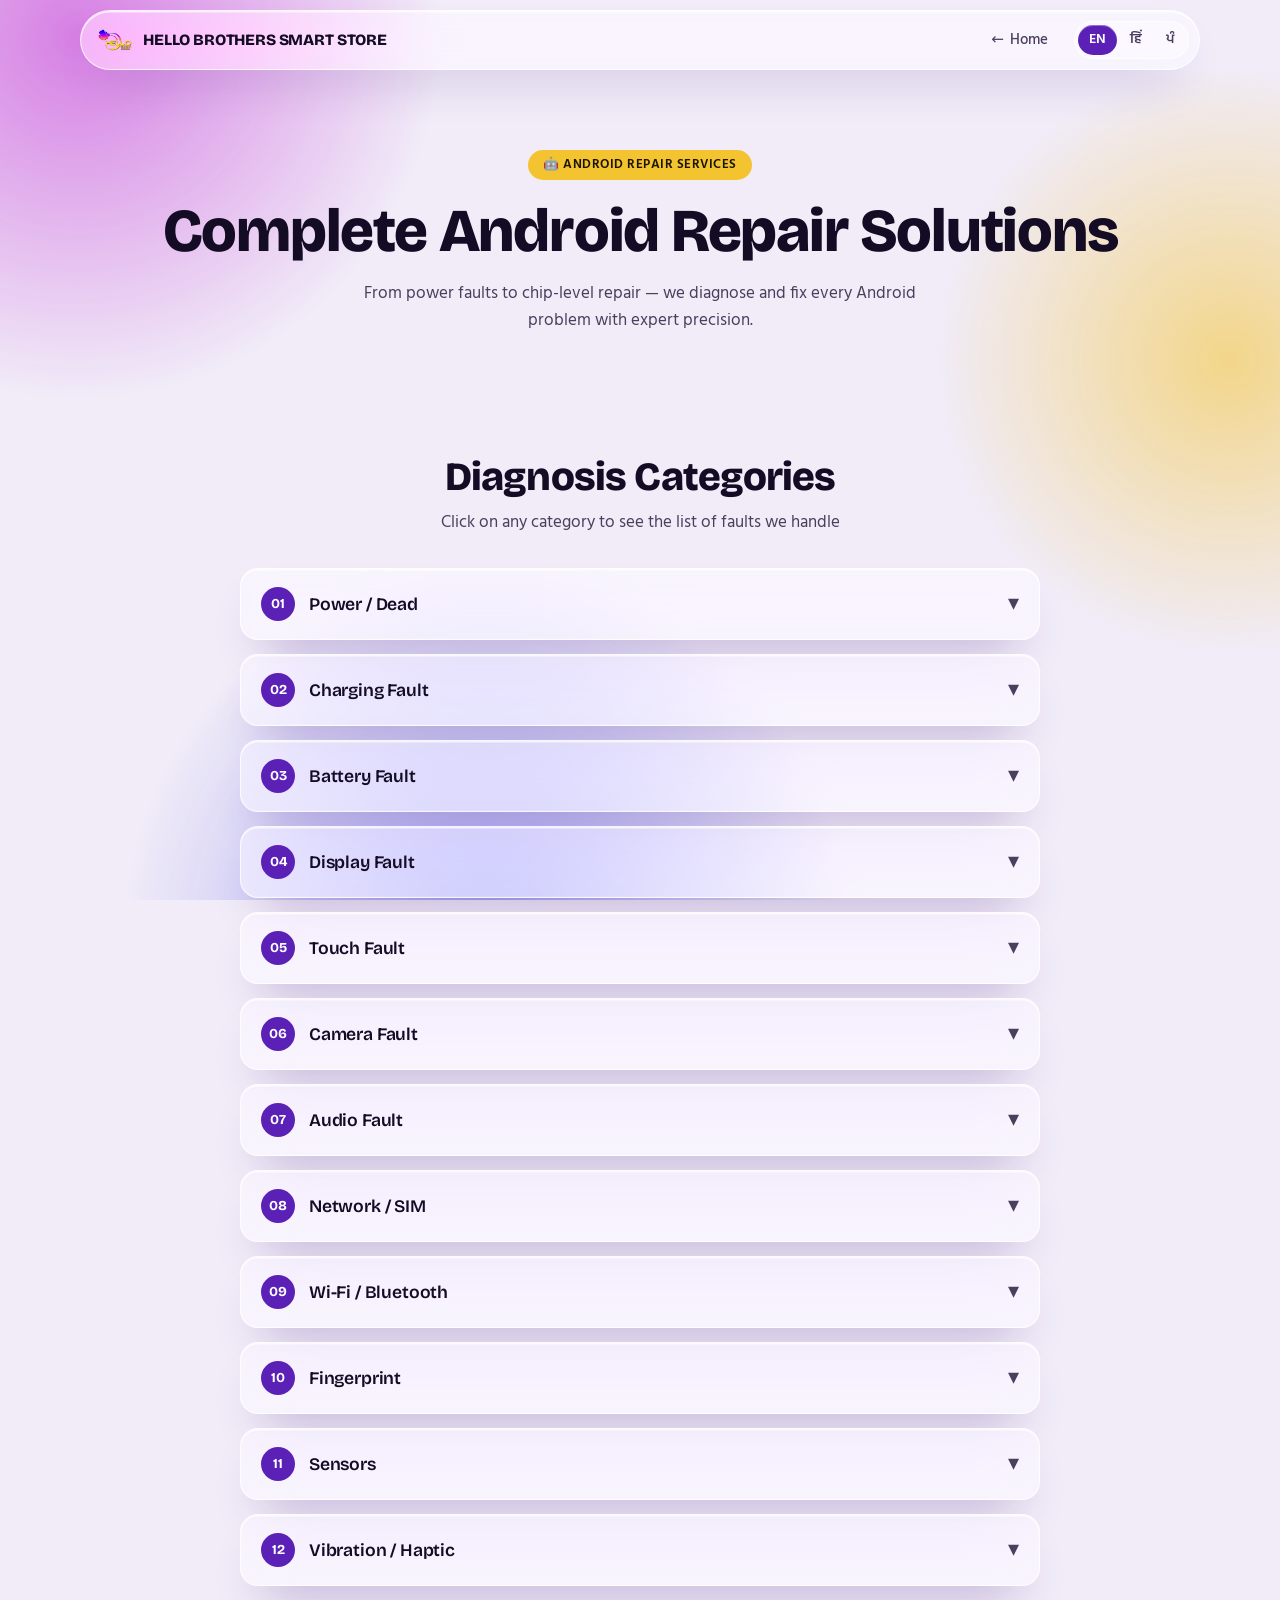
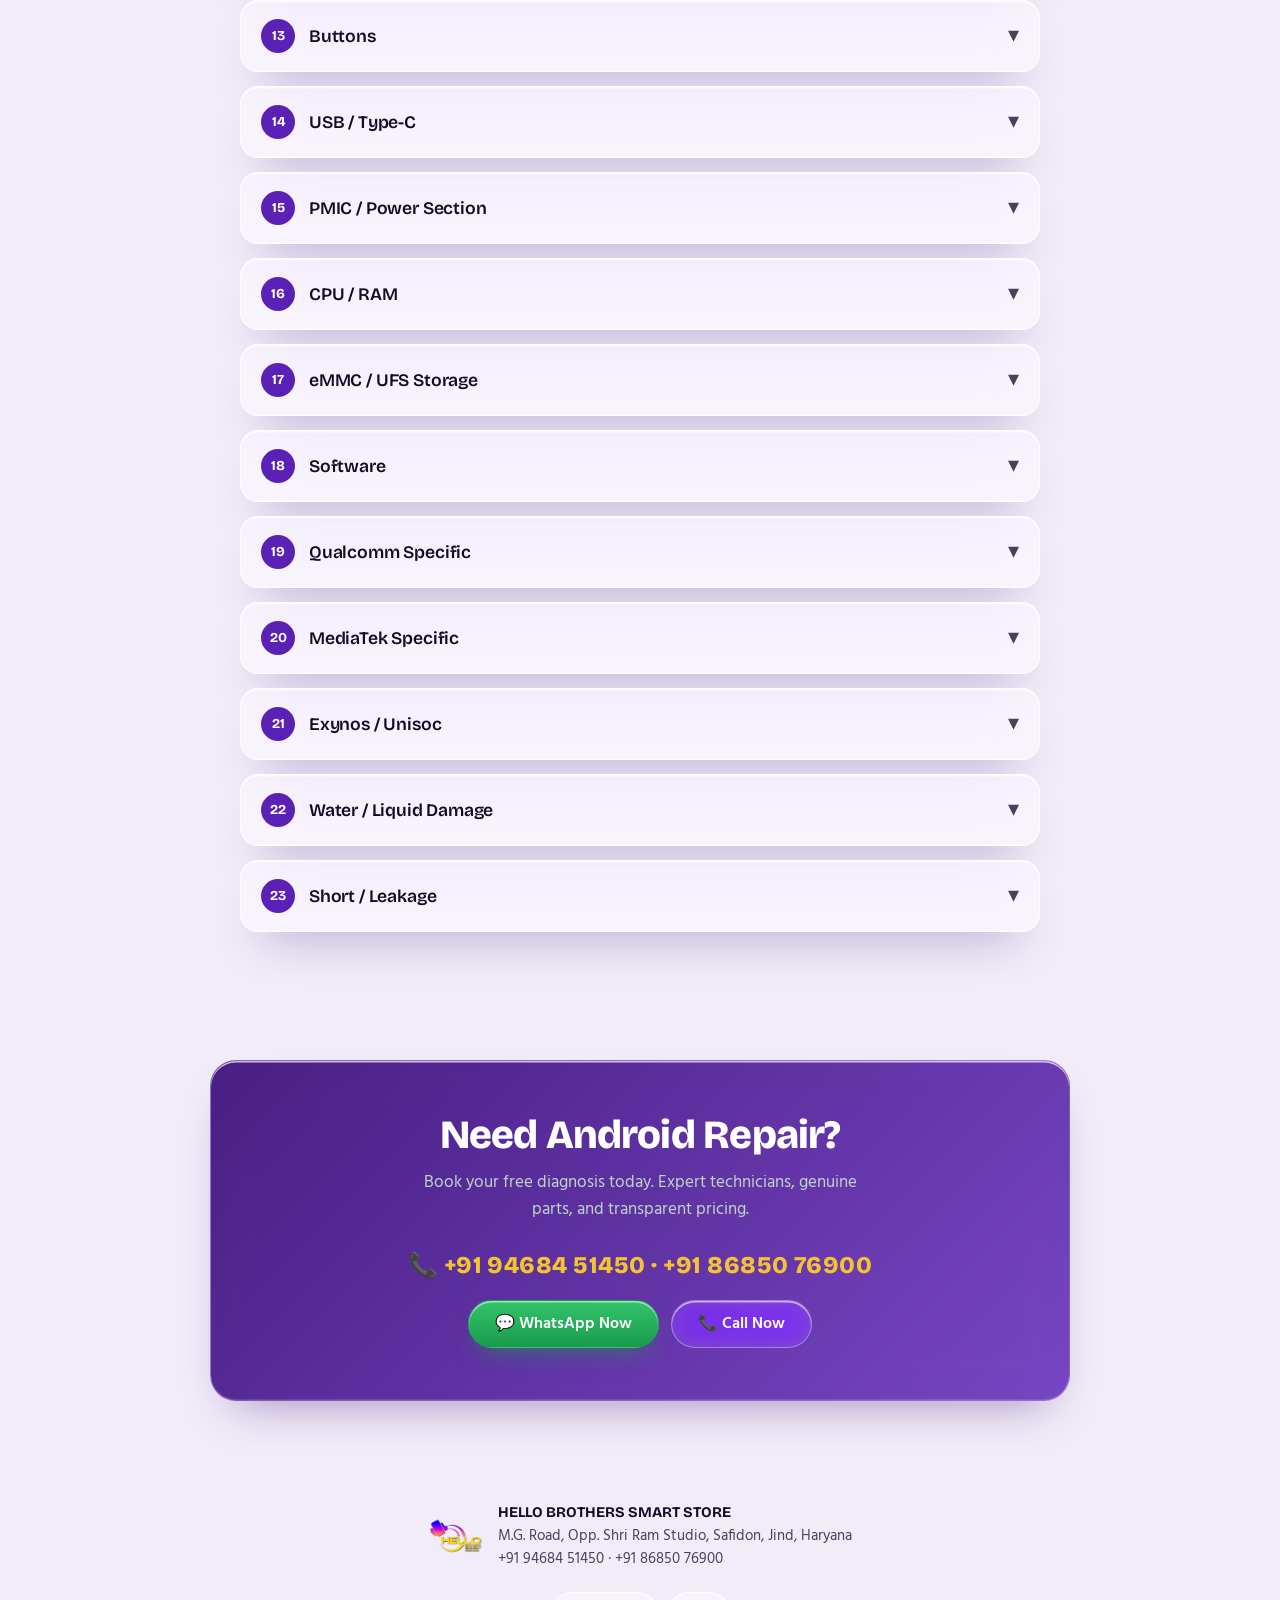
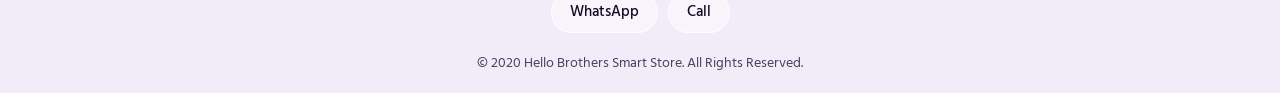
<file: android-repair.html>
<!DOCTYPE html>
<html lang="en">
<head>
<meta charset="UTF-8">
<meta name="viewport" content="width=device-width, initial-scale=1.0">

<!-- Primary SEO Meta Tags -->
<title>Android Phone Repair in Safidon | Hello Brothers Smart Store</title>
<meta name="description" content="Need Android phone repair in Safidon? We handle display, battery, motherboard, hardware and software issues at Hello Brothers Smart Store. Contact us today.">
<link rel="canonical" href="https://shreesawriyasolutions.github.io/hellobrothers-smartstore/android-repair.html">

<!-- Favicon & Icons -->
<link rel="icon" type="image/png" href="logo.png">
<link rel="apple-touch-icon" href="logo.png">

<!-- Open Graph / WhatsApp / Facebook Sharing -->
<meta property="og:type" content="website">
<meta property="og:site_name" content="Hello Brothers Smart Store">
<meta property="og:title" content="Android Phone Repair in Safidon | Hello Brothers Smart Store">
<meta property="og:description" content="Expert Android mobile repair in Safidon - Samsung, OnePlus, Xiaomi, Vivo, Oppo, Realme. Screen, battery, charging and chip-level motherboard fixes.">
<meta property="og:url" content="https://shreesawriyasolutions.github.io/hellobrothers-smartstore/android-repair.html">
<meta property="og:image" content="https://shreesawriyasolutions.github.io/hellobrothers-smartstore/logo.png">

<!-- Twitter Card -->
<meta name="twitter:card" content="summary_large_image">
<meta name="twitter:title" content="Android Phone Repair in Safidon | Hello Brothers Smart Store">
<meta name="twitter:description" content="Expert Android mobile repair in Safidon - Samsung, OnePlus, Xiaomi, Vivo, Oppo, Realme. Screen, battery, charging and chip-level motherboard fixes.">
<meta name="twitter:image" content="https://shreesawriyasolutions.github.io/hellobrothers-smartstore/logo.png">

<!-- LocalBusiness / Service Schema -->
<script type="application/ld+json">
{
  "@context": "https://schema.org",
  "@type": "LocalBusiness",
  "name": "Hello Brothers Smart Store",
  "url": "https://shreesawriyasolutions.github.io/hellobrothers-smartstore/android-repair.html",
  "logo": "https://shreesawriyasolutions.github.io/hellobrothers-smartstore/logo.png",
  "image": "https://shreesawriyasolutions.github.io/hellobrothers-smartstore/logo.png",
  "telephone": ["+919468451450", "+918685076900"],
  "description": "Professional Android smartphone repair in Safidon, Haryana. Specialising in AMOLED displays, battery replacements, charging ports, PMIC, CPU reballing, and chip-level motherboard repair for all Android brands.",
  "address": {
    "@type": "PostalAddress",
    "streetAddress": "M.G. Road, Opp. Shri Ram Studio",
    "addressLocality": "Safidon",
    "addressRegion": "Haryana",
    "addressCountry": "IN"
  },
  "openingHoursSpecification": [{
    "@type": "OpeningHoursSpecification",
    "dayOfWeek": ["Monday","Tuesday","Wednesday","Thursday","Friday","Saturday","Sunday"],
    "opens": "09:00",
    "closes": "20:00"
  }],
  "hasMap": "https://www.google.com/maps/search/?api=1&query=Hello%20Brothers%20Smart%20Store%20MG%20Road%20Safidon"
}
</script>

<link rel="preconnect" href="https://fonts.googleapis.com">
<link rel="preconnect" href="https://fonts.gstatic.com" crossorigin>
<link href="https://fonts.googleapis.com/css2?family=Bricolage+Grotesque:opsz,wght@12..96,600;12..96,800&family=Hind:wght@400;500;600&family=Noto+Sans+Gurmukhi:wght@400;600&display=swap" rel="stylesheet">
<link rel="stylesheet" href="theme.css">
<link rel="stylesheet" href="site.css">
</head>
<body>

<!-- NAVBAR -->
<nav class="navbar">
  <a href="/" class="logo">
    <img src="logo.png" alt="Hello Brothers Smart Store">
    <span>HELLO BROTHERS SMART STORE</span>
  </a>
  <a href="/" class="back-btn">← <span data-en="Home" data-hi="होम" data-pa="ਹੋਮ">Home</span></a>
  <div class="lang-switcher">
    <button onclick="setLang('en')" id="btn-en" class="lang-btn active">EN</button>
    <button onclick="setLang('hi')" id="btn-hi" class="lang-btn">हिं</button>
    <button onclick="setLang('pa')" id="btn-pa" class="lang-btn">ਪੰ</button>
  </div>
</nav>

<!-- HERO -->
<div class="hero">
  <span class="tag" data-en="🤖 ANDROID REPAIR SERVICES" data-hi="🤖 एंड्रॉयड रिपेयर सेवाएं" data-pa="🤖 ਐਂਡਰਾਇਡ ਰਿਪੇਅਰ ਸੇਵਾਵਾਂ">🤖 ANDROID REPAIR SERVICES</span>
  <h1 data-en="Complete Android Repair Solutions" data-hi="संपूर्ण एंड्रॉयड रिपेयर समाधान" data-pa="ਸੰਪੂਰਨ ਐਂਡਰਾਇਡ ਰਿਪੇਅਰ ਹੱਲ">Complete Android Repair Solutions</h1>
  <p data-en="From power faults to chip-level repair — we diagnose and fix every Android problem with expert precision." data-hi="पावर फॉल्ट से लेकर चिप-लेवल रिपेयर तक — हम हर एंड्रॉयड समस्या का निदान और समाधान विशेषज्ञ सटीकता से करते हैं।" data-pa="ਪਾਵਰ ਫਾਲਟ ਤੋਂ ਲੈ ਕੇ ਚਿਪ-ਲੈਵਲ ਰਿਪੇਅਰ ਤੱਕ — ਅਸੀਂ ਹਰ ਐਂਡਰਾਇਡ ਸਮੱਸਿਆ ਦਾ ਨਿਦਾਨ ਅਤੇ ਹੱਲ ਮਾਹਿਰ ਸ਼ੁੱਧਤਾ ਨਾਲ ਕਰਦੇ ਹਾਂ।">From power faults to chip-level repair — we diagnose and fix every Android problem with expert precision.</p>
</div>

<!-- DIAGNOSIS ACCORDION -->
<section>
  <h2 class="section-title" data-en="Diagnosis Categories" data-hi="डायग्नोसिस श्रेणियां" data-pa="ਡਾਇਗਨੋਸਿਸ ਸ਼੍ਰੇਣੀਆਂ">Diagnosis Categories</h2>
  <p class="section-sub" data-en="Click on any category to see the list of faults we handle" data-hi="किसी भी श्रेणी पर क्लिक करें और देखें कि हम कौन-कौन से फॉल्ट ठीक करते हैं" data-pa="ਕਿਸੇ ਵੀ ਸ਼੍ਰੇਣੀ 'ਤੇ ਕਲਿੱਕ ਕਰੋ ਅਤੇ ਦੇਖੋ ਕਿ ਅਸੀਂ ਕਿਹੜੇ ਫਾਲਟ ਠੀਕ ਕਰਦੇ ਹਾਂ">Click on any category to see the list of faults we handle</p>
  <div class="accordion-container">

    <!-- 1. POWER / DEAD -->
    <div class="acc-item">
      <div class="acc-header" onclick="toggleAcc(this)">
        <span class="acc-num">01</span>
        <h3 data-en="Power / Dead" data-hi="पावर / डेड" data-pa="ਪਾਵਰ / ਡੈੱਡ">Power / Dead</h3>
        <span class="acc-arrow">▼</span>
      </div>
      <div class="acc-body">
        <div class="acc-body-inner">
          <ul>
            <li data-en="Completely dead" data-hi="बिल्कुल डेड" data-pa="ਬਿਲਕੁਲ ਡੈੱਡ">Completely dead</li>
            <li data-en="No response on power button" data-hi="पावर बटन पर कोई रिस्पॉन्स नहीं" data-pa="ਪਾਵਰ ਬਟਨ 'ਤੇ ਕੋਈ ਜਵਾਬ ਨਹੀਂ">No response on power button</li>
            <li data-en="0.000A current" data-hi="0.000A करंट" data-pa="0.000A ਕਰੰਟ">0.000A current</li>
            <li data-en="High current" data-hi="हाई करंट" data-pa="ਹਾਈ ਕਰੰਟ">High current</li>
            <li data-en="Powers on then immediately off" data-hi="पावर-ऑन होकर तुरंत बंद" data-pa="ਪਾਵਰ-ਆਨ ਹੋ ਕੇ ਤੁਰੰਤ ਬੰਦ">Powers on then immediately off</li>
            <li data-en="Auto restart" data-hi="ऑटो रीस्टार्ट" data-pa="ਆਟੋ ਰੀਸਟਾਰਟ">Auto restart</li>
            <li data-en="Boot loop" data-hi="बूट लूप" data-pa="ਬੂਟ ਲੂਪ">Boot loop</li>
            <li data-en="Stuck on logo" data-hi="लोगो पर अटकना" data-pa="ਲੋਗੋ 'ਤੇ ਅਟਕਣਾ">Stuck on logo</li>
            <li data-en="Qualcomm 9008 / EDL mode" data-hi="क्वालकॉम 9008 / EDL मोड" data-pa="ਕੁਆਲਕਾਮ 9008 / EDL ਮੋਡ">Qualcomm 9008 / EDL mode</li>
            <li data-en="MTK BROM/Preloader fault" data-hi="MTK BROM/Preloader फॉल्ट" data-pa="MTK BROM/Preloader ਫਾਲਟ">MTK BROM/Preloader fault</li>
          </ul>
          <a href="https://wa.me/919468451450?text=Namaste%20Hello%20Brothers%20Smart%20Store%2C%20mujhe%20Android%20Power%20%2F%20Dead%20repair%20ke%20liye%20booking%20karni%20hai." target="_blank" class="book-btn" data-en="💬 Book Now" data-hi="💬 बुक करें" data-pa="💬 ਬੁੱਕ ਕਰੋ">💬 Book Now</a>
        </div>
      </div>
    </div>

    <!-- 2. CHARGING -->
    <div class="acc-item">
      <div class="acc-header" onclick="toggleAcc(this)">
        <span class="acc-num">02</span>
        <h3 data-en="Charging Fault" data-hi="चार्जिंग फॉल्ट" data-pa="ਚਾਰਜਿੰਗ ਫਾਲਟ">Charging Fault</h3>
        <span class="acc-arrow">▼</span>
      </div>
      <div class="acc-body">
        <div class="acc-body-inner">
          <ul>
            <li data-en="Not charging" data-hi="चार्जिंग नहीं" data-pa="ਚਾਰਜਿੰਗ ਨਹੀਂ">Not charging</li>
            <li data-en="Slow charging" data-hi="स्लो चार्जिंग" data-pa="ਹੌਲੀ ਚਾਰਜਿੰਗ">Slow charging</li>
            <li data-en="Fast charging not working" data-hi="फास्ट चार्जिंग नहीं" data-pa="ਫਾਸਟ ਚਾਰਜਿੰਗ ਨਹੀਂ">Fast charging not working</li>
            <li data-en="Charging % not increasing" data-hi="चार्जिंग प्रतिशत नहीं बढ़ना" data-pa="ਚਾਰਜਿੰਗ ਪ੍ਰਤੀਸ਼ਤ ਨਹੀਂ ਵਧਣਾ">Charging % not increasing</li>
            <li data-en="Shows charging but no current" data-hi="चार्जिंग दिखती है लेकिन करंट नहीं" data-pa="ਚਾਰਜਿੰਗ ਦਿਖਦੀ ਹੈ ਪਰ ਕਰੰਟ ਨਹੀਂ">Shows charging but no current</li>
            <li data-en="PC not detecting" data-hi="PC डिटेक्ट नहीं" data-pa="PC ਡਿਟੈਕਟ ਨਹੀਂ">PC not detecting</li>
            <li data-en="USB data not working" data-hi="USB डेटा काम नहीं" data-pa="USB ਡੇਟਾ ਕੰਮ ਨਹੀਂ">USB data not working</li>
            <li data-en="Charging IC / Type-C section fault" data-hi="चार्जिंग IC / Type-C सेक्शन फॉल्ट" data-pa="ਚਾਰਜਿੰਗ IC / Type-C ਸੈਕਸ਼ਨ ਫਾਲਟ">Charging IC / Type-C section fault</li>
          </ul>
          <a href="https://wa.me/919468451450?text=Namaste%20Hello%20Brothers%20Smart%20Store%2C%20mujhe%20Android%20Charging%20repair%20ke%20liye%20booking%20karni%20hai." target="_blank" class="book-btn">💬 Book Now</a>
        </div>
      </div>
    </div>

    <!-- 3. BATTERY -->
    <div class="acc-item">
      <div class="acc-header" onclick="toggleAcc(this)">
        <span class="acc-num">03</span>
        <h3 data-en="Battery Fault" data-hi="बैटरी फॉल्ट" data-pa="ਬੈਟਰੀ ਫਾਲਟ">Battery Fault</h3>
        <span class="acc-arrow">▼</span>
      </div>
      <div class="acc-body">
        <div class="acc-body-inner">
          <ul>
            <li data-en="Battery drains quickly" data-hi="बैटरी जल्दी खत्म" data-pa="ਬੈਟਰੀ ਜਲਦੀ ਖਤਮ">Battery drains quickly</li>
            <li data-en="Battery percentage jump" data-hi="बैटरी प्रतिशत जंप" data-pa="ਬੈਟਰੀ ਪ੍ਰਤੀਸ਼ਤ ਜੰਪ">Battery percentage jump</li>
            <li data-en="Stuck at 0%/1%" data-hi="0%/1% पर अटकना" data-pa="0%/1% 'ਤੇ ਅਟਕਣਾ">Stuck at 0%/1%</li>
            <li data-en="Battery not charging" data-hi="बैटरी चार्ज नहीं" data-pa="ਬੈਟਰੀ ਚਾਰਜ ਨਹੀਂ">Battery not charging</li>
            <li data-en="Battery heating" data-hi="बैटरी गर्म होना" data-pa="ਬੈਟਰੀ ਗਰਮ ਹੋਣਾ">Battery heating</li>
            <li data-en="Battery not detected" data-hi="बैटरी डिटेक्ट नहीं" data-pa="ਬੈਟਰੀ ਡਿਟੈਕਟ ਨਹੀਂ">Battery not detected</li>
          </ul>
          <a href="https://wa.me/919468451450?text=Namaste%20Hello%20Brothers%20Smart%20Store%2C%20mujhe%20Android%20Battery%20repair%20ke%20liye%20booking%20karni%20hai." target="_blank" class="book-btn">💬 Book Now</a>
        </div>
      </div>
    </div>

    <!-- 4. DISPLAY -->
    <div class="acc-item">
      <div class="acc-header" onclick="toggleAcc(this)">
        <span class="acc-num">04</span>
        <h3 data-en="Display Fault" data-hi="डिस्प्ले फॉल्ट" data-pa="ਡਿਸਪਲੇ ਫਾਲਟ">Display Fault</h3>
        <span class="acc-arrow">▼</span>
      </div>
      <div class="acc-body">
        <div class="acc-body-inner">
          <ul>
            <li data-en="Display black" data-hi="डिस्प्ले ब्लैक" data-pa="ਡਿਸਪਲੇ ਬਲੈਕ">Display black</li>
            <li data-en="White screen" data-hi="व्हाइट स्क्रीन" data-pa="ਵਾਈਟ ਸਕਰੀਨ">White screen</li>
            <li data-en="Green/Pink lines" data-hi="ग्रीन/पिंक लाइन्स" data-pa="ਗ੍ਰੀਨ/ਪਿੰਕ ਲਾਈਨਾਂ">Green/Pink lines</li>
            <li data-en="Flickering" data-hi="फ्लिकरिंग" data-pa="ਫਲਿਕਰਿੰਗ">Flickering</li>
            <li data-en="No backlight" data-hi="बैकलाइट नहीं" data-pa="ਬੈਕਲਾਈਟ ਨਹੀਂ">No backlight</li>
            <li data-en="Dim display" data-hi="डिम डिस्प्ले" data-pa="ਡਿਮ ਡਿਸਪਲੇ">Dim display</li>
            <li data-en="Spots on display" data-hi="डिस्प्ले में स्पॉट्स" data-pa="ਡਿਸਪਲੇ ਵਿੱਚ ਸਪਾਟਸ">Spots on display</li>
            <li data-en="Display connector/line fault" data-hi="डिस्प्ले कनेक्टर/लाइन फॉल्ट" data-pa="ਡਿਸਪਲੇ ਕਨੈਕਟਰ/ਲਾਈਨ ਫਾਲਟ">Display connector/line fault</li>
          </ul>
          <a href="https://wa.me/919468451450?text=Namaste%20Hello%20Brothers%20Smart%20Store%2C%20mujhe%20Android%20Display%20repair%20ke%20liye%20booking%20karni%20hai." target="_blank" class="book-btn">💬 Book Now</a>
        </div>
      </div>
    </div>

    <!-- 5. TOUCH -->
    <div class="acc-item">
      <div class="acc-header" onclick="toggleAcc(this)">
        <span class="acc-num">05</span>
        <h3 data-en="Touch Fault" data-hi="टच फॉल्ट" data-pa="ਟੱਚ ਫਾਲਟ">Touch Fault</h3>
        <span class="acc-arrow">▼</span>
      </div>
      <div class="acc-body">
        <div class="acc-body-inner">
          <ul>
            <li data-en="Touch completely dead" data-hi="टच पूरी तरह डेड" data-pa="ਟੱਚ ਪੂਰੀ ਤਰ੍ਹਾਂ ਡੈੱਡ">Touch completely dead</li>
            <li data-en="Partial touch" data-hi="आंशिक टच" data-pa="ਅੰਸ਼ਿਕ ਟੱਚ">Partial touch</li>
            <li data-en="Ghost touch" data-hi="घोस्ट टच" data-pa="ਘੋਸਟ ਟੱਚ">Ghost touch</li>
            <li data-en="Touch automatically working" data-hi="टच स्वतः चलना" data-pa="ਟੱਚ ਆਪਣੇ ਆਪ ਚੱਲਣਾ">Touch automatically working</li>
            <li data-en="Touch intermittent" data-hi="टच रुक-रुक कर" data-pa="ਟੱਚ ਰੁਕ-ਰੁਕ ਕੇ">Touch intermittent</li>
            <li data-en="Touch IC/line fault" data-hi="टच IC/लाइन फॉल्ट" data-pa="ਟੱਚ IC/ਲਾਈਨ ਫਾਲਟ">Touch IC/line fault</li>
          </ul>
          <a href="https://wa.me/919468451450?text=Namaste%20Hello%20Brothers%20Smart%20Store%2C%20mujhe%20Android%20Touch%20repair%20ke%20liye%20booking%20karni%20hai." target="_blank" class="book-btn">💬 Book Now</a>
        </div>
      </div>
    </div>

    <!-- 6. CAMERA -->
    <div class="acc-item">
      <div class="acc-header" onclick="toggleAcc(this)">
        <span class="acc-num">06</span>
        <h3 data-en="Camera Fault" data-hi="कैमरा फॉल्ट" data-pa="ਕੈਮਰਾ ਫਾਲਟ">Camera Fault</h3>
        <span class="acc-arrow">▼</span>
      </div>
      <div class="acc-body">
        <div class="acc-body-inner">
          <ul>
            <li data-en="Front camera black" data-hi="फ्रंट कैमरा ब्लैक" data-pa="ਫਰੰਟ ਕੈਮਰਾ ਬਲੈਕ">Front camera black</li>
            <li data-en="Rear camera black" data-hi="रियर कैमरा ब्लैक" data-pa="ਰੀਅਰ ਕੈਮਰਾ ਬਲੈਕ">Rear camera black</li>
            <li data-en="Camera crash" data-hi="कैमरा क्रैश" data-pa="ਕੈਮਰਾ ਕ੍ਰੈਸ਼">Camera crash</li>
            <li data-en="Focus not working" data-hi="फोकस नहीं" data-pa="ਫੋਕਸ ਨਹੀਂ">Focus not working</li>
            <li data-en="OIS problem" data-hi="OIS समस्या" data-pa="OIS ਸਮੱਸਿਆ">OIS problem</li>
            <li data-en="Camera shaking" data-hi="कैमरा शेक" data-pa="ਕੈਮਰਾ ਸ਼ੇਕ">Camera shaking</li>
            <li data-en="Flash not working" data-hi="फ्लैश नहीं" data-pa="ਫਲੈਸ਼ ਨਹੀਂ">Flash not working</li>
            <li data-en="Restart on opening camera" data-hi="कैमरा खोलते ही रीस्टार्ट" data-pa="ਕੈਮਰਾ ਖੋਲ੍ਹਦੇ ਹੀ ਰੀਸਟਾਰਟ">Restart on opening camera</li>
          </ul>
          <a href="https://wa.me/919468451450?text=Namaste%20Hello%20Brothers%20Smart%20Store%2C%20mujhe%20Android%20Camera%20repair%20ke%20liye%20booking%20karni%20hai." target="_blank" class="book-btn">💬 Book Now</a>
        </div>
      </div>
    </div>

    <!-- 7. AUDIO -->
    <div class="acc-item">
      <div class="acc-header" onclick="toggleAcc(this)">
        <span class="acc-num">07</span>
        <h3 data-en="Audio Fault" data-hi="ऑडियो फॉल्ट" data-pa="ਆਡੀਓ ਫਾਲਟ">Audio Fault</h3>
        <span class="acc-arrow">▼</span>
      </div>
      <div class="acc-body">
        <div class="acc-body-inner">
          <ul>
            <li data-en="Speaker dead" data-hi="स्पीकर डेड" data-pa="ਸਪੀਕਰ ਡੈੱਡ">Speaker dead</li>
            <li data-en="Earpiece dead" data-hi="ईयरपीस डेड" data-pa="ਈਅਰਪੀਸ ਡੈੱਡ">Earpiece dead</li>
            <li data-en="Mic dead" data-hi="माइक डेड" data-pa="ਮਾਈਕ ਡੈੱਡ">Mic dead</li>
            <li data-en="No voice during call" data-hi="कॉल में आवाज नहीं" data-pa="ਕਾਲ ਵਿੱਚ ਆਵਾਜ਼ ਨਹੀਂ">No voice during call</li>
            <li data-en="No voice in recording" data-hi="रिकॉर्डिंग में आवाज नहीं" data-pa="ਰਿਕਾਰਡਿੰਗ ਵਿੱਚ ਆਵਾਜ਼ ਨਹੀਂ">No voice in recording</li>
            <li data-en="Headphone/USB audio problem" data-hi="हेडफोन/USB ऑडियो समस्या" data-pa="ਹੈੱਡਫੋਨ/USB ਆਡੀਓ ਸਮੱਸਿਆ">Headphone/USB audio problem</li>
            <li data-en="Audio IC/codec fault" data-hi="ऑडियो IC/codec फॉल्ट" data-pa="ਆਡੀਓ IC/codec ਫਾਲਟ">Audio IC/codec fault</li>
          </ul>
          <a href="https://wa.me/919468451450?text=Namaste%20Hello%20Brothers%20Smart%20Store%2C%20mujhe%20Android%20Audio%20repair%20ke%20liye%20booking%20karni%20hai." target="_blank" class="book-btn">💬 Book Now</a>
        </div>
      </div>
    </div>

    <!-- 8. NETWORK / SIM -->
    <div class="acc-item">
      <div class="acc-header" onclick="toggleAcc(this)">
        <span class="acc-num">08</span>
        <h3 data-en="Network / SIM" data-hi="नेटवर्क / SIM" data-pa="ਨੈੱਟਵਰਕ / SIM">Network / SIM</h3>
        <span class="acc-arrow">▼</span>
      </div>
      <div class="acc-body">
        <div class="acc-body-inner">
          <ul>
            <li data-en="No Service" data-hi="नो सर्विस" data-pa="ਨੋ ਸਰਵਿਸ">No Service</li>
            <li data-en="Emergency calls only" data-hi="केवल इमरजेंसी कॉल" data-pa="ਸਿਰਫ ਐਮਰਜੈਂਸੀ ਕਾਲਾਂ">Emergency calls only</li>
            <li data-en="SIM not detected" data-hi="SIM डिटेक्ट नहीं" data-pa="SIM ਡਿਟੈਕਟ ਨਹੀਂ">SIM not detected</li>
            <li data-en="IMEI null" data-hi="IMEI null" data-pa="IMEI null">IMEI null</li>
            <li data-en="IMEI 0" data-hi="IMEI 0" data-pa="IMEI 0">IMEI 0</li>
            <li data-en="Baseband unknown" data-hi="बेसबैंड unknown" data-pa="ਬੇਸਬੈਂਡ unknown">Baseband unknown</li>
            <li data-en="Network drop" data-hi="नेटवर्क ड्रॉप" data-pa="ਨੈੱਟਵਰਕ ਡਰਾਪ">Network drop</li>
            <li data-en="No 4G/5G" data-hi="4G/5G नहीं" data-pa="4G/5G ਨਹੀਂ">No 4G/5G</li>
            <li data-en="Weak signal" data-hi="कमजोर सिग्नल" data-pa="ਕਮਜ਼ੋਰ ਸਿਗਨਲ">Weak signal</li>
          </ul>
          <a href="https://wa.me/919468451450?text=Namaste%20Hello%20Brothers%20Smart%20Store%2C%20mujhe%20Android%20Network%20repair%20ke%20liye%20booking%20karni%20hai." target="_blank" class="book-btn">💬 Book Now</a>
        </div>
      </div>
    </div>

    <!-- 9. WIFI / BLUETOOTH -->
    <div class="acc-item">
      <div class="acc-header" onclick="toggleAcc(this)">
        <span class="acc-num">09</span>
        <h3 data-en="Wi-Fi / Bluetooth" data-hi="वाई-फाई / ब्लूटूथ" data-pa="ਵਾਈ-ਫਾਈ / ਬਲੂਟੁੱਥ">Wi-Fi / Bluetooth</h3>
        <span class="acc-arrow">▼</span>
      </div>
      <div class="acc-body">
        <div class="acc-body-inner">
          <ul>
            <li data-en="Wi-Fi not turning ON" data-hi="वाई-फाई ऑन नहीं" data-pa="ਵਾਈ-ਫਾਈ ਚਾਲੂ ਨਹੀਂ">Wi-Fi not turning ON</li>
            <li data-en="Wi-Fi greyed" data-hi="वाई-फाई ग्रे" data-pa="ਵਾਈ-ਫਾਈ ਗ੍ਰੇ">Wi-Fi greyed</li>
            <li data-en="Wi-Fi disconnect" data-hi="वाई-फाई डिसकनेक्ट" data-pa="ਵਾਈ-ਫਾਈ ਡਿਸਕਨੈਕਟ">Wi-Fi disconnect</li>
            <li data-en="Bluetooth not turning ON" data-hi="ब्लूटूथ ऑन नहीं" data-pa="ਬਲੂਟੁੱਥ ਚਾਲੂ ਨਹੀਂ">Bluetooth not turning ON</li>
            <li data-en="Bluetooth range low" data-hi="ब्लूटूथ रेंज कम" data-pa="ਬਲੂਟੁੱਥ ਰੇਂਜ ਘੱਟ">Bluetooth range low</li>
            <li data-en="Wi-Fi/Bluetooth IC/line fault" data-hi="वाई-फाई/ब्लूटूथ IC/लाइन फॉल्ट" data-pa="ਵਾਈ-ਫਾਈ/ਬਲੂਟੁੱਥ IC/ਲਾਈਨ ਫਾਲਟ">Wi-Fi/Bluetooth IC/line fault</li>
          </ul>
          <a href="https://wa.me/919468451450?text=Namaste%20Hello%20Brothers%20Smart%20Store%2C%20mujhe%20Android%20Wi-Fi%20repair%20ke%20liye%20booking%20karni%20hai." target="_blank" class="book-btn">💬 Book Now</a>
        </div>
      </div>
    </div>

    <!-- 10. FINGERPRINT -->
    <div class="acc-item">
      <div class="acc-header" onclick="toggleAcc(this)">
        <span class="acc-num">10</span>
        <h3 data-en="Fingerprint" data-hi="फिंगरप्रिंट" data-pa="ਫਿੰਗਰਪ੍ਰਿੰਟ">Fingerprint</h3>
        <span class="acc-arrow">▼</span>
      </div>
      <div class="acc-body">
        <div class="acc-body-inner">
          <ul>
            <li data-en="Fingerprint option missing" data-hi="फिंगरप्रिंट विकल्प गायब" data-pa="ਫਿੰਗਰਪ੍ਰਿੰਟ ਵਿਕਲਪ ਗਾਇਬ">Fingerprint option missing</li>
            <li data-en="Fingerprint enroll not working" data-hi="फिंगरप्रिंट enroll नहीं" data-pa="ਫਿੰਗਰਪ੍ਰਿੰਟ enroll ਨਹੀਂ">Fingerprint enroll not working</li>
            <li data-en="Fingerprint not working" data-hi="फिंगरप्रिंट काम नहीं" data-pa="ਫਿੰਗਰਪ੍ਰਿੰਟ ਕੰਮ ਨਹੀਂ">Fingerprint not working</li>
            <li data-en="Under-display fingerprint fault" data-hi="अंडर-डिस्प्ले फिंगरप्रिंट फॉल्ट" data-pa="ਅੰਡਰ-ਡਿਸਪਲੇ ਫਿੰਗਰਪ੍ਰਿੰਟ ਫਾਲਟ">Under-display fingerprint fault</li>
            <li data-en="Fingerprint flex/connector fault" data-hi="फिंगरप्रिंट फ्लेक्स/कनेक्टर फॉल्ट" data-pa="ਫਿੰਗਰਪ੍ਰਿੰਟ ਫਲੈਕਸ/ਕਨੈਕਟਰ ਫਾਲਟ">Fingerprint flex/connector fault</li>
          </ul>
          <a href="https://wa.me/919468451450?text=Namaste%20Hello%20Brothers%20Smart%20Store%2C%20mujhe%20Android%20Fingerprint%20repair%20ke%20liye%20booking%20karni%20hai." target="_blank" class="book-btn">💬 Book Now</a>
        </div>
      </div>
    </div>

    <!-- 11. SENSORS -->
    <div class="acc-item">
      <div class="acc-header" onclick="toggleAcc(this)">
        <span class="acc-num">11</span>
        <h3 data-en="Sensors" data-hi="सेंसर" data-pa="ਸੈਂਸਰ">Sensors</h3>
        <span class="acc-arrow">▼</span>
      </div>
      <div class="acc-body">
        <div class="acc-body-inner">
          <ul>
            <li data-en="Proximity" data-hi="प्रॉक्सिमिटी" data-pa="ਪ੍ਰਾਕਸੀਮਿਟੀ">Proximity</li>
            <li data-en="Light sensor" data-hi="लाइट सेंसर" data-pa="ਲਾਈਟ ਸੈਂਸਰ">Light sensor</li>
            <li data-en="Gyroscope" data-hi="जायरोस्कोप" data-pa="ਜਾਇਰੋਸਕੋਪ">Gyroscope</li>
            <li data-en="Accelerometer" data-hi="एक्सेलेरोमीटर" data-pa="ਐਕਸਲੇਰੋਮੀਟਰ">Accelerometer</li>
            <li data-en="Compass" data-hi="कम्पास" data-pa="ਕੰਪਾਸ">Compass</li>
            <li data-en="Magnetometer" data-hi="मैग्नेटोमीटर" data-pa="ਮੈਗਨੈਟੋਮੀਟਰ">Magnetometer</li>
            <li data-en="Barometer" data-hi="बैरोमीटर" data-pa="ਬੈਰੋਮੀਟਰ">Barometer</li>
            <li data-en="Hall sensor" data-hi="हॉल सेंसर" data-pa="ਹਾਲ ਸੈਂਸਰ">Hall sensor</li>
          </ul>
          <a href="https://wa.me/919468451450?text=Namaste%20Hello%20Brothers%20Smart%20Store%2C%20mujhe%20Android%20Sensor%20repair%20ke%20liye%20booking%20karni%20hai." target="_blank" class="book-btn">💬 Book Now</a>
        </div>
      </div>
    </div>

    <!-- 12. VIBRATION -->
    <div class="acc-item">
      <div class="acc-header" onclick="toggleAcc(this)">
        <span class="acc-num">12</span>
        <h3 data-en="Vibration / Haptic" data-hi="वाइब्रेशन / हैप्टिक" data-pa="ਵਾਈਬ੍ਰੇਸ਼ਨ / ਹੈਪਟਿਕ">Vibration / Haptic</h3>
        <span class="acc-arrow">▼</span>
      </div>
      <div class="acc-body">
        <div class="acc-body-inner">
          <ul>
            <li data-en="No vibration" data-hi="वाइब्रेशन नहीं" data-pa="ਵਾਈਬ੍ਰੇਸ਼ਨ ਨਹੀਂ">No vibration</li>
            <li data-en="Continuous vibration" data-hi="लगातार वाइब्रेशन" data-pa="ਲਗਾਤਾਰ ਵਾਈਬ੍ਰੇਸ਼ਨ">Continuous vibration</li>
            <li data-en="Vibration weak" data-hi="वाइब्रेशन कमजोर" data-pa="ਵਾਈਬ੍ਰੇਸ਼ਨ ਕਮਜ਼ੋਰ">Vibration weak</li>
            <li data-en="Motor/flex/driver fault" data-hi="मोटर/फ्लेक्स/ड्राइवर फॉल्ट" data-pa="ਮੋਟਰ/ਫਲੈਕਸ/ਡਰਾਈਵਰ ਫਾਲਟ">Motor/flex/driver fault</li>
          </ul>
          <a href="https://wa.me/919468451450?text=Namaste%20Hello%20Brothers%20Smart%20Store%2C%20mujhe%20Android%20Vibration%20repair%20ke%20liye%20booking%20karni%20hai." target="_blank" class="book-btn">💬 Book Now</a>
        </div>
      </div>
    </div>

    <!-- 13. BUTTONS -->
    <div class="acc-item">
      <div class="acc-header" onclick="toggleAcc(this)">
        <span class="acc-num">13</span>
        <h3 data-en="Buttons" data-hi="बटन" data-pa="ਬਟਨ">Buttons</h3>
        <span class="acc-arrow">▼</span>
      </div>
      <div class="acc-body">
        <div class="acc-body-inner">
          <ul>
            <li data-en="Power button" data-hi="पावर बटन" data-pa="ਪਾਵਰ ਬਟਨ">Power button</li>
            <li data-en="Volume +/−" data-hi="वॉल्यूम +/−" data-pa="ਵਾਲੀਅਮ +/−">Volume +/−</li>
            <li data-en="Home button" data-hi="होम बटन" data-pa="ਹੋਮ ਬਟਨ">Home button</li>
            <li data-en="Fingerprint button" data-hi="फिंगरप्रिंट बटन" data-pa="ਫਿੰਗਰਪ੍ਰਿੰਟ ਬਟਨ">Fingerprint button</li>
            <li data-en="Flex/connector/line fault" data-hi="फ्लेक्स/कनेक्टर/लाइन फॉल्ट" data-pa="ਫਲੈਕਸ/ਕਨੈਕਟਰ/ਲਾਈਨ ਫਾਲਟ">Flex/connector/line fault</li>
          </ul>
          <a href="https://wa.me/919468451450?text=Namaste%20Hello%20Brothers%20Smart%20Store%2C%20mujhe%20Android%20Button%20repair%20ke%20liye%20booking%20karni%20hai." target="_blank" class="book-btn">💬 Book Now</a>
        </div>
      </div>
    </div>

    <!-- 14. USB / TYPE-C -->
    <div class="acc-item">
      <div class="acc-header" onclick="toggleAcc(this)">
        <span class="acc-num">14</span>
        <h3 data-en="USB / Type-C" data-hi="USB / Type-C" data-pa="USB / Type-C">USB / Type-C</h3>
        <span class="acc-arrow">▼</span>
      </div>
      <div class="acc-body">
        <div class="acc-body-inner">
          <ul>
            <li data-en="Charging" data-hi="चार्जिंग" data-pa="ਚਾਰਜਿੰਗ">Charging</li>
            <li data-en="Data transfer" data-hi="डेटा ट्रांसफर" data-pa="ਡੇਟਾ ਟ੍ਰਾਂਸਫਰ">Data transfer</li>
            <li data-en="OTG" data-hi="OTG" data-pa="OTG">OTG</li>
            <li data-en="Fast charging" data-hi="फास्ट चार्जिंग" data-pa="ਫਾਸਟ ਚਾਰਜਿੰਗ">Fast charging</li>
            <li data-en="USB detection" data-hi="USB डिटेक्शन" data-pa="USB ਡਿਟੈਕਸ਼ਨ">USB detection</li>
            <li data-en="Type-C CC line" data-hi="Type-C CC लाइन" data-pa="Type-C CC ਲਾਈਨ">Type-C CC line</li>
            <li data-en="D+/D−" data-hi="D+/D−" data-pa="D+/D−">D+/D−</li>
            <li data-en="VBUS" data-hi="VBUS" data-pa="VBUS">VBUS</li>
            <li data-en="USB protection/IC" data-hi="USB प्रोटेक्शन/IC" data-pa="USB ਸੁਰੱਖਿਆ/IC">USB protection/IC</li>
          </ul>
          <a href="https://wa.me/919468451450?text=Namaste%20Hello%20Brothers%20Smart%20Store%2C%20mujhe%20Android%20USB%20repair%20ke%20liye%20booking%20karni%20hai." target="_blank" class="book-btn">💬 Book Now</a>
        </div>
      </div>
    </div>

    <!-- 15. PMIC / POWER SECTION -->
    <div class="acc-item">
      <div class="acc-header" onclick="toggleAcc(this)">
        <span class="acc-num">15</span>
        <h3 data-en="PMIC / Power Section" data-hi="PMIC / पावर सेक्शन" data-pa="PMIC / ਪਾਵਰ ਸੈਕਸ਼ਨ">PMIC / Power Section</h3>
        <span class="acc-arrow">▼</span>
      </div>
      <div class="acc-body">
        <div class="acc-body-inner">
          <ul>
            <li data-en="Dead phone" data-hi="डेड फोन" data-pa="ਡੈੱਡ ਫੋਨ">Dead phone</li>
            <li data-en="No boot" data-hi="नो बूट" data-pa="ਨੋ ਬੂਟ">No boot</li>
            <li data-en="Auto restart" data-hi="ऑटो रीस्टार्ट" data-pa="ਆਟੋ ਰੀਸਟਾਰਟ">Auto restart</li>
            <li data-en="High current" data-hi="हाई करंट" data-pa="ਹਾਈ ਕਰੰਟ">High current</li>
            <li data-en="Multiple voltage rails missing" data-hi="कई वोल्टेज रेल गायब" data-pa="ਕਈ ਵੋਲਟੇਜ ਰੇਲ ਗਾਇਬ">Multiple voltage rails missing</li>
            <li data-en="PMIC heating" data-hi="PMIC गर्म" data-pa="PMIC ਗਰਮ">PMIC heating</li>
            <li data-en="Shorted power rail" data-hi="शॉर्टेड पावर रेल" data-pa="ਸ਼ਾਰਟਡ ਪਾਵਰ ਰੇਲ">Shorted power rail</li>
          </ul>
          <a href="https://wa.me/919468451450?text=Namaste%20Hello%20Brothers%20Smart%20Store%2C%20mujhe%20Android%20PMIC%20repair%20ke%20liye%20booking%20karni%20hai." target="_blank" class="book-btn">💬 Book Now</a>
        </div>
      </div>
    </div>

    <!-- 16. CPU / RAM -->
    <div class="acc-item">
      <div class="acc-header" onclick="toggleAcc(this)">
        <span class="acc-num">16</span>
        <h3 data-en="CPU / RAM" data-hi="CPU / RAM" data-pa="CPU / RAM">CPU / RAM</h3>
        <span class="acc-arrow">▼</span>
      </div>
      <div class="acc-body">
        <div class="acc-body-inner">
          <ul>
            <li data-en="Dead" data-hi="डेड" data-pa="ਡੈੱਡ">Dead</li>
            <li data-en="Boot loop" data-hi="बूट लूप" data-pa="ਬੂਟ ਲੂਪ">Boot loop</li>
            <li data-en="Logo stuck" data-hi="लोगो अटकना" data-pa="ਲੋਗੋ ਅਟਕਣਾ">Logo stuck</li>
            <li data-en="Random restart" data-hi="रैंडम रीस्टार्ट" data-pa="ਰੈਂਡਮ ਰੀਸਟਾਰਟ">Random restart</li>
            <li data-en="No display" data-hi="नो डिस्प्ले" data-pa="ਨੋ ਡਿਸਪਲੇ">No display</li>
            <li data-en="CPU/RAM communication fault" data-hi="CPU/RAM कम्युनिकेशन फॉल्ट" data-pa="CPU/RAM ਕਮਿਊਨੀਕੇਸ਼ਨ ਫਾਲਟ">CPU/RAM communication fault</li>
          </ul>
          <a href="https://wa.me/919468451450?text=Namaste%20Hello%20Brothers%20Smart%20Store%2C%20mujhe%20Android%20CPU%20repair%20ke%20liye%20booking%20karni%20hai." target="_blank" class="book-btn">💬 Book Now</a>
        </div>
      </div>
    </div>

    <!-- 17. eMMC / UFS -->
    <div class="acc-item">
      <div class="acc-header" onclick="toggleAcc(this)">
        <span class="acc-num">17</span>
        <h3 data-en="eMMC / UFS Storage" data-hi="eMMC / UFS स्टोरेज" data-pa="eMMC / UFS ਸਟੋਰੇਜ">eMMC / UFS Storage</h3>
        <span class="acc-arrow">▼</span>
      </div>
      <div class="acc-body">
        <div class="acc-body-inner">
          <ul>
            <li data-en="Logo stuck" data-hi="लोगो अटकना" data-pa="ਲੋਗੋ ਅਟਕਣਾ">Logo stuck</li>
            <li data-en="No recovery" data-hi="रिकवरी नहीं" data-pa="ਰਿਕਵਰੀ ਨਹੀਂ">No recovery</li>
            <li data-en="Boot loop" data-hi="बूट लूप" data-pa="ਬੂਟ ਲੂਪ">Boot loop</li>
            <li data-en="Storage not detected" data-hi="स्टोरेज डिटेक्ट नहीं" data-pa="ਸਟੋਰੇਜ ਡਿਟੈਕਟ ਨਹੀਂ">Storage not detected</li>
            <li data-en="Software flash error" data-hi="सॉफ्टवेयर फ्लैश एरर" data-pa="ਸੌਫਟਵੇਅਰ ਫਲੈਸ਼ ਐਰਰ">Software flash error</li>
            <li data-en="Read/write failure" data-hi="रीड/राइट फेल" data-pa="ਰੀਡ/ਰਾਈਟ ਫੇਲ">Read/write failure</li>
            <li data-en="UFS/eMMC related dead" data-hi="UFS/eMMC संबंधी डेड" data-pa="UFS/eMMC ਸੰਬੰਧੀ ਡੈੱਡ">UFS/eMMC related dead</li>
          </ul>
          <a href="https://wa.me/919468451450?text=Namaste%20Hello%20Brothers%20Smart%20Store%2C%20mujhe%20Android%20eMMC%20UFS%20repair%20ke%20liye%20booking%20karni%20hai." target="_blank" class="book-btn">💬 Book Now</a>
        </div>
      </div>
    </div>

    <!-- 18. SOFTWARE -->
    <div class="acc-item">
      <div class="acc-header" onclick="toggleAcc(this)">
        <span class="acc-num">18</span>
        <h3 data-en="Software" data-hi="सॉफ्टवेयर" data-pa="ਸੌਫਟਵੇਅਰ">Software</h3>
        <span class="acc-arrow">▼</span>
      </div>
      <div class="acc-body">
        <div class="acc-body-inner">
          <ul>
            <li data-en="Boot loop" data-hi="बूट लूप" data-pa="ਬੂਟ ਲੂਪ">Boot loop</li>
            <li data-en="Stuck on logo" data-hi="लोगो पर अटकना" data-pa="ਲੋਗੋ 'ਤੇ ਅਟਕਣਾ">Stuck on logo</li>
            <li data-en="System crash" data-hi="सिस्टम क्रैश" data-pa="ਸਿਸਟਮ ਕ੍ਰੈਸ਼">System crash</li>
            <li data-en="Recovery mode" data-hi="रिकवरी मोड" data-pa="ਰਿਕਵਰੀ ਮੋਡ">Recovery mode</li>
            <li data-en="Fastboot mode" data-hi="फास्टबूट मोड" data-pa="ਫਾਸਟਬੂਟ ਮੋਡ">Fastboot mode</li>
            <li data-en="Firmware corruption" data-hi="फर्मवेयर करप्शन" data-pa="ਫਰਮਵੇਅਰ ਕਰਪਸ਼ਨ">Firmware corruption</li>
            <li data-en="Flashing error" data-hi="फ्लैशिंग एरर" data-pa="ਫਲੈਸ਼ਿੰਗ ਐਰਰ">Flashing error</li>
            <li data-en="FRP" data-hi="FRP" data-pa="FRP">FRP</li>
            <li data-en="OTA update failure" data-hi="OTA अपडेट फेल" data-pa="OTA ਅਪਡੇਟ ਫੇਲ">OTA update failure</li>
          </ul>
          <a href="https://wa.me/919468451450?text=Namaste%20Hello%20Brothers%20Smart%20Store%2C%20mujhe%20Android%20Software%20repair%20ke%20liye%20booking%20karni%20hai." target="_blank" class="book-btn">💬 Book Now</a>
        </div>
      </div>
    </div>

    <!-- 19. QUALCOMM SPECIFIC -->
    <div class="acc-item">
      <div class="acc-header" onclick="toggleAcc(this)">
        <span class="acc-num">19</span>
        <h3 data-en="Qualcomm Specific" data-hi="क्वालकॉम स्पेसिफिक" data-pa="ਕੁਆਲਕਾਮ ਸਪੈਸਿਫਿਕ">Qualcomm Specific</h3>
        <span class="acc-arrow">▼</span>
      </div>
      <div class="acc-body">
        <div class="acc-body-inner">
          <ul>
            <li data-en="EDL 9008" data-hi="EDL 9008" data-pa="EDL 9008">EDL 9008</li>
            <li data-en="Sahara error" data-hi="सहारा एरर" data-pa="ਸਹਾਰਾ ਐਰਰ">Sahara error</li>
            <li data-en="Firehose error" data-hi="फायरहोस एरर" data-pa="ਫਾਇਰਹੋਸ ਐਰਰ">Firehose error</li>
            <li data-en="Programmer error" data-hi="प्रोग्रामर एरर" data-pa="ਪ੍ਰੋਗਰਾਮਰ ਐਰਰ">Programmer error</li>
            <li data-en="RPMB" data-hi="RPMB" data-pa="RPMB">RPMB</li>
            <li data-en="UFS" data-hi="UFS" data-pa="UFS">UFS</li>
            <li data-en="PMIC" data-hi="PMIC" data-pa="PMIC">PMIC</li>
            <li data-en="AP/CP communication" data-hi="AP/CP कम्युनिकेशन" data-pa="AP/CP ਕਮਿਊਨੀਕੇਸ਼ਨ">AP/CP communication</li>
            <li data-en="Baseband" data-hi="बेसबैंड" data-pa="ਬੇਸਬੈਂਡ">Baseband</li>
          </ul>
          <a href="https://wa.me/919468451450?text=Namaste%20Hello%20Brothers%20Smart%20Store%2C%20mujhe%20Qualcomm%20Android%20repair%20ke%20liye%20booking%20karni%20hai." target="_blank" class="book-btn">💬 Book Now</a>
        </div>
      </div>
    </div>

    <!-- 20. MEDIATEK SPECIFIC -->
    <div class="acc-item">
      <div class="acc-header" onclick="toggleAcc(this)">
        <span class="acc-num">20</span>
        <h3 data-en="MediaTek Specific" data-hi="मीडियाटेक स्पेसिफिक" data-pa="ਮੀਡੀਆਟੈਕ ਸਪੈਸਿਫਿਕ">MediaTek Specific</h3>
        <span class="acc-arrow">▼</span>
      </div>
      <div class="acc-body">
        <div class="acc-body-inner">
          <ul>
            <li data-en="BROM mode" data-hi="BROM मोड" data-pa="BROM ਮੋਡ">BROM mode</li>
            <li data-en="Preloader" data-hi="प्रीलोडर" data-pa="ਪ੍ਰੀਲੋਡਰ">Preloader</li>
            <li data-en="BootROM" data-hi="बूटरोम" data-pa="ਬੂਟਰੋਮ">BootROM</li>
            <li data-en="DA error" data-hi="DA एरर" data-pa="DA ਐਰਰ">DA error</li>
            <li data-en="Auth error" data-hi="ऑथ एरर" data-pa="ਆਥ ਐਰਰ">Auth error</li>
            <li data-en="eMMC/UFS" data-hi="eMMC/UFS" data-pa="eMMC/UFS">eMMC/UFS</li>
            <li data-en="PMIC" data-hi="PMIC" data-pa="PMIC">PMIC</li>
            <li data-en="CPU power section" data-hi="CPU पावर सेक्शन" data-pa="CPU ਪਾਵਰ ਸੈਕਸ਼ਨ">CPU power section</li>
          </ul>
          <a href="https://wa.me/919468451450?text=Namaste%20Hello%20Brothers%20Smart%20Store%2C%20mujhe%20MediaTek%20Android%20repair%20ke%20liye%20booking%20karni%20hai." target="_blank" class="book-btn">💬 Book Now</a>
        </div>
      </div>
    </div>

    <!-- 21. EXYNOS / UNISOC -->
    <div class="acc-item">
      <div class="acc-header" onclick="toggleAcc(this)">
        <span class="acc-num">21</span>
        <h3 data-en="Exynos / Unisoc" data-hi="एक्सिनोस / यूनिसॉक" data-pa="ਐਕਸੀਨੋਸ / ਯੂਨੀਸੌਕ">Exynos / Unisoc</h3>
        <span class="acc-arrow">▼</span>
      </div>
      <div class="acc-body">
        <div class="acc-body-inner">
          <ul>
            <li data-en="Boot failure" data-hi="बूट फेल" data-pa="ਬੂਟ ਫੇਲ">Boot failure</li>
            <li data-en="Download mode" data-hi="डाउनलोड मोड" data-pa="ਡਾਊਨਲੋਡ ਮੋਡ">Download mode</li>
            <li data-en="Firmware failure" data-hi="फर्मवेयर फेल" data-pa="ਫਰਮਵੇਅਰ ਫੇਲ">Firmware failure</li>
            <li data-en="UFS/eMMC" data-hi="UFS/eMMC" data-pa="UFS/eMMC">UFS/eMMC</li>
            <li data-en="PMIC" data-hi="PMIC" data-pa="PMIC">PMIC</li>
            <li data-en="CPU power rails" data-hi="CPU पावर रेल" data-pa="CPU ਪਾਵਰ ਰੇਲ">CPU power rails</li>
            <li data-en="Communication faults" data-hi="कम्युनिकेशन फॉल्ट" data-pa="ਕਮਿਊਨੀਕੇਸ਼ਨ ਫਾਲਟ">Communication faults</li>
          </ul>
          <a href="https://wa.me/919468451450?text=Namaste%20Hello%20Brothers%20Smart%20Store%2C%20mujhe%20Exynos%20Unisoc%20repair%20ke%20liye%20booking%20karni%20hai." target="_blank" class="book-btn">💬 Book Now</a>
        </div>
      </div>
    </div>

    <!-- 22. WATER / LIQUID DAMAGE -->
    <div class="acc-item">
      <div class="acc-header" onclick="toggleAcc(this)">
        <span class="acc-num">22</span>
        <h3 data-en="Water / Liquid Damage" data-hi="वाटर / लिक्विड डैमेज" data-pa="ਪਾਣੀ / ਲਿਕਵਿਡ ਨੁਕਸਾਨ">Water / Liquid Damage</h3>
        <span class="acc-arrow">▼</span>
      </div>
      <div class="acc-body">
        <div class="acc-body-inner">
          <ul>
            <li data-en="Corrosion" data-hi="करोज़न" data-pa="ਖੋਰ">Corrosion</li>
            <li data-en="Short" data-hi="शॉर्ट" data-pa="ਸ਼ਾਰਟ">Short</li>
            <li data-en="No power" data-hi="नो पावर" data-pa="ਨੋ ਪਾਵਰ">No power</li>
            <li data-en="Charging fault" data-hi="चार्जिंग फॉल्ट" data-pa="ਚਾਰਜਿੰਗ ਫਾਲਟ">Charging fault</li>
            <li data-en="Display/touch failure" data-hi="डिस्प्ले/टच फेल" data-pa="ਡਿਸਪਲੇ/ਟੱਚ ਫੇਲ">Display/touch failure</li>
            <li data-en="Network failure" data-hi="नेटवर्क फेल" data-pa="ਨੈੱਟਵਰਕ ਫੇਲ">Network failure</li>
            <li data-en="Multiple functions dead" data-hi="कई फंक्शन डेड" data-pa="ਕਈ ਫੰਕਸ਼ਨ ਡੈੱਡ">Multiple functions dead</li>
          </ul>
          <a href="https://wa.me/919468451450?text=Namaste%20Hello%20Brothers%20Smart%20Store%2C%20mujhe%20Android%20Water%20Damage%20repair%20ke%20liye%20booking%20karni%20hai." target="_blank" class="book-btn">💬 Book Now</a>
        </div>
      </div>
    </div>

    <!-- 23. SHORT / LEAKAGE -->
    <div class="acc-item">
      <div class="acc-header" onclick="toggleAcc(this)">
        <span class="acc-num">23</span>
        <h3 data-en="Short / Leakage" data-hi="शॉर्ट / लीकेज" data-pa="ਸ਼ਾਰਟ / ਲੀਕੇਜ">Short / Leakage</h3>
        <span class="acc-arrow">▼</span>
      </div>
      <div class="acc-body">
        <div class="acc-body-inner">
          <ul>
            <li data-en="Main power short" data-hi="मेन पावर शॉर्ट" data-pa="ਮੇਨ ਪਾਵਰ ਸ਼ਾਰਟ">Main power short</li>
            <li data-en="VPH/VBAT short" data-hi="VPH/VBAT शॉर्ट" data-pa="VPH/VBAT ਸ਼ਾਰਟ">VPH/VBAT short</li>
            <li data-en="Capacitor short" data-hi="कैपेसिटर शॉर्ट" data-pa="ਕੈਪੇਸੀਟਰ ਸ਼ਾਰਟ">Capacitor short</li>
            <li data-en="Line leakage" data-hi="लाइन लीकेज" data-pa="ਲਾਈਨ ਲੀਕੇਜ">Line leakage</li>
            <li data-en="IC internal short" data-hi="IC इंटरनल शॉर्ट" data-pa="IC ਅੰਦਰੂਨੀ ਸ਼ਾਰਟ">IC internal short</li>
            <li data-en="Heating component" data-hi="हीटिंग कंपोनेंट" data-pa="ਹੀਟਿੰਗ ਕੰਪੋਨੈਂਟ">Heating component</li>
          </ul>
          <a href="https://wa.me/919468451450?text=Namaste%20Hello%20Brothers%20Smart%20Store%2C%20mujhe%20Android%20Short%20repair%20ke%20liye%20booking%20karni%20hai." target="_blank" class="book-btn">💬 Book Now</a>
        </div>
      </div>
    </div>

  </div>
</section>

<!-- CTA -->
<section>
  <div class="cta-section">
    <h2 data-en="Need Android Repair?" data-hi="एंड्रॉयड रिपेयर चाहिए?" data-pa="ਐਂਡਰਾਇਡ ਰਿਪੇਅਰ ਚਾਹੀਦਾ ਹੈ?">Need Android Repair?</h2>
    <p data-en="Book your free diagnosis today. Expert technicians, genuine parts, and transparent pricing." data-hi="आज ही अपना मुफ्त डायग्नोसिस बुक करें। एक्सपर्ट टेक्नीशियन, असली पार्ट्स और पारदर्शी कीमत।" data-pa="ਅੱਜ ਹੀ ਆਪਣਾ ਮੁਫ਼ਤ ਡਾਇਗਨੋਸਿਸ ਬੁੱਕ ਕਰੋ। ਮਾਹਿਰ ਟੈਕਨੀਸ਼ੀਅਨ, ਅਸਲੀ ਪਾਰਟਸ ਅਤੇ ਪਾਰਦਰਸ਼ੀ ਕੀਮਤ।">Book your free diagnosis today.</p>
    <div class="phone">📞 +91 94684 51450 · +91 86850 76900</div>
    <div class="cta-buttons">
      <a href="https://wa.me/919468451450?text=Namaste%20Hello%20Brothers%20Smart%20Store%2C%20mujhe%20Android%20Repair%20ke%20liye%20booking%20karni%20hai." class="btn btn-green" data-en="💬 WhatsApp Now" data-hi="💬 WhatsApp करें" data-pa="💬 WhatsApp ਕਰੋ">💬 WhatsApp Now</a>
      <a href="tel:+919468451450" class="btn btn-outline" data-en="📞 Call Now" data-hi="📞 कॉल करें" data-pa="📞 ਕਾਲ ਕਰੋ">📞 Call Now</a>
    </div>
  </div>
</section>

<!-- FOOTER -->
<footer>
  <div class="wrap foot">
    <div class="fb"><img src="logo.png" alt="Hello Brothers Smart Store" width="56" height="56"><div><b>HELLO BROTHERS SMART STORE</b><span>M.G. Road, Opp. Shri Ram Studio, Safidon, Jind, Haryana</span><span>+91 94684 51450 &middot; +91 86850 76900</span></div></div>
    <div class="social">
      <a href="https://wa.me/919468451450" target="_blank" rel="noopener">WhatsApp</a>
      <a href="tel:+919468451450">Call</a>
    </div>
    <span class="copy">© 2020 Hello Brothers Smart Store. All Rights Reserved.</span>
  </div>
</footer>


<script>
function toggleAcc(header) {
  var item = header.parentElement;
  var wasOpen = item.classList.contains('open');
  document.querySelectorAll('.acc-item').forEach(function(el) { el.classList.remove('open'); });
  if (!wasOpen) item.classList.add('open');
}
function setLang(lang) {
  document.querySelectorAll('.lang-btn').forEach(function(btn) { btn.classList.remove('active'); });
  var btn = document.getElementById('btn-' + lang);
  if (btn) btn.classList.add('active');
  localStorage.setItem('preferredLang', lang);
  translatePage(lang);
}
function translatePage(lang) {
  var elements = document.querySelectorAll('[data-en]');
  elements.forEach(function(el) {
    var text = el.getAttribute('data-' + lang);
    if (text) {
      if (el.children.length === 0) {
        el.textContent = text;
      } else {
        var textNode = Array.from(el.childNodes).find(function(n) { return n.nodeType === 3; });
        if (textNode) textNode.textContent = text;
        else el.textContent = text;
      }
    }
  });
  document.documentElement.lang = lang;
}
window.addEventListener('DOMContentLoaded', function() {
  var savedLang = localStorage.getItem('preferredLang') || 'en';
  document.querySelectorAll('.lang-btn').forEach(function(btn) { btn.classList.remove('active'); });
  var btn = document.getElementById('btn-' + savedLang);
  if (btn) btn.classList.add('active');
  translatePage(savedLang);
});
</script>
<script src="diwali.js" defer></script>
<script src="config.js"></script>
<script src="visits.js" defer></script>
</body>
</html>
</file>
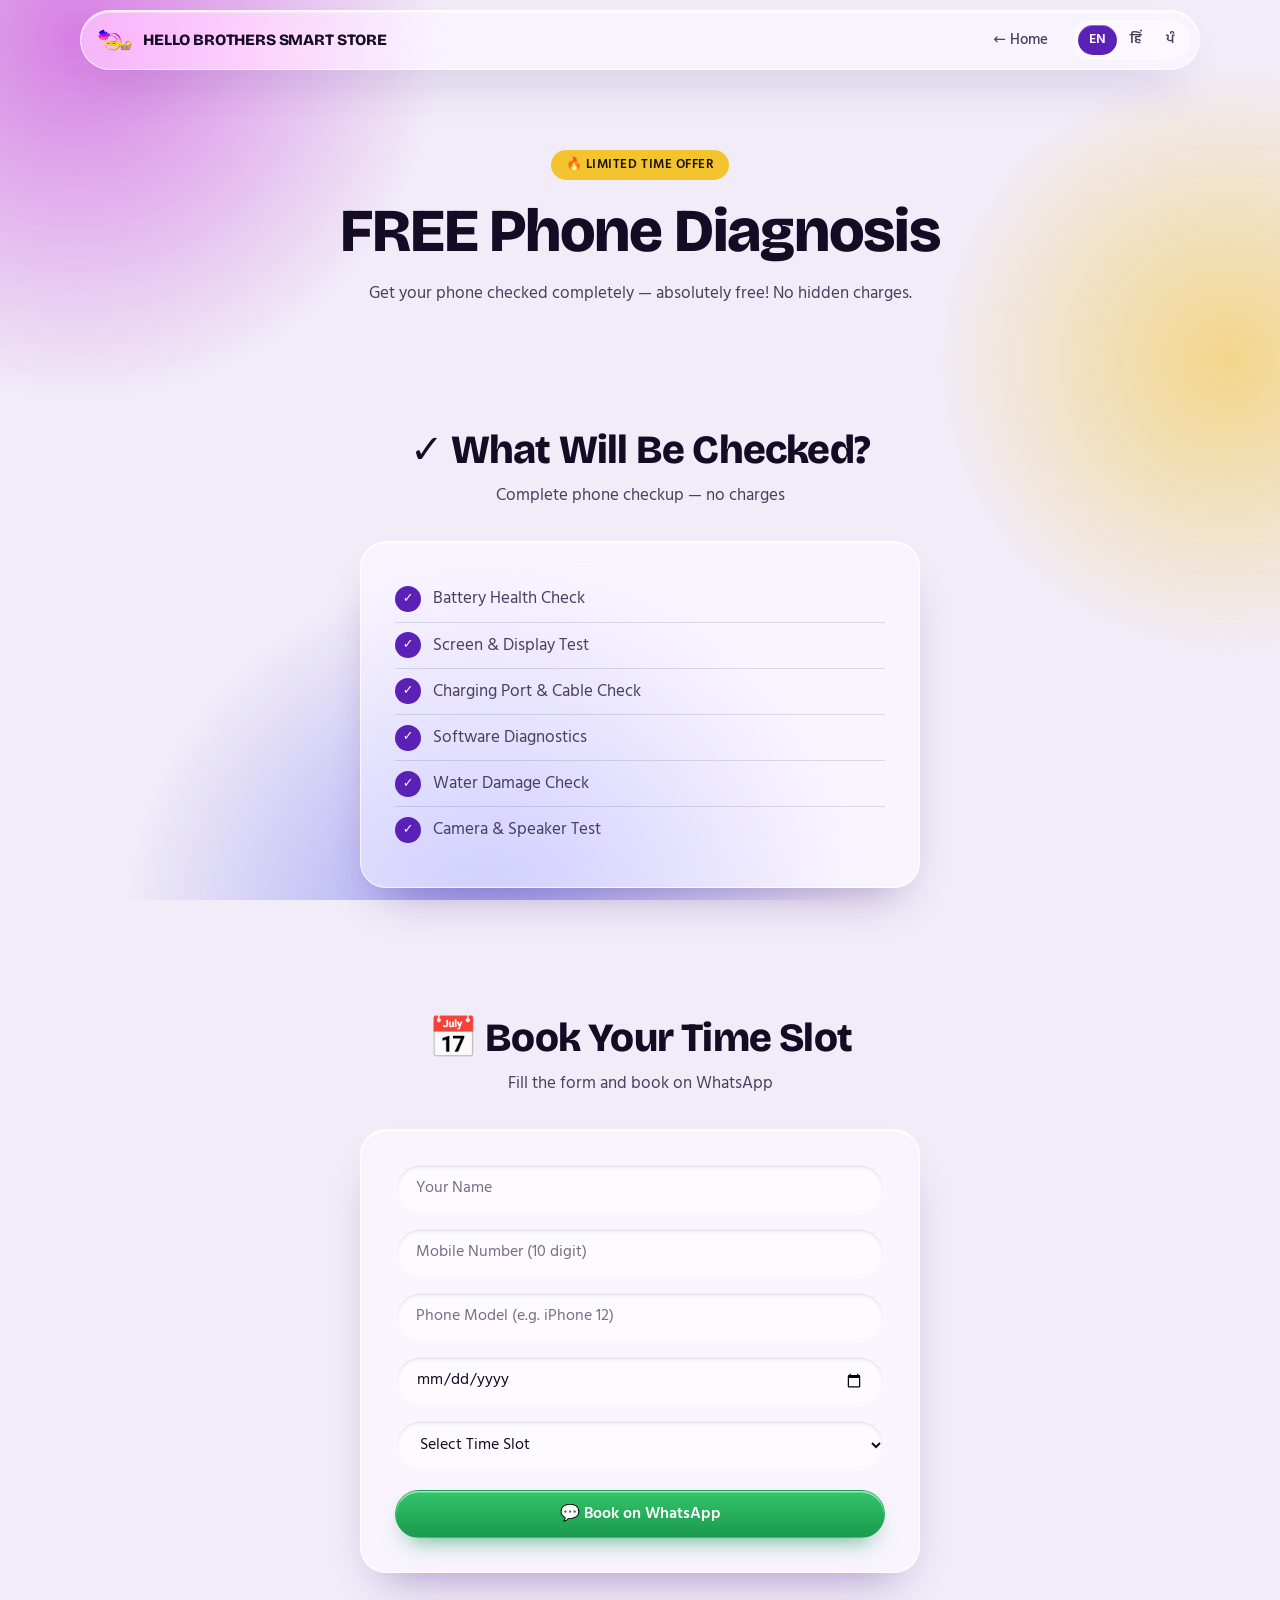
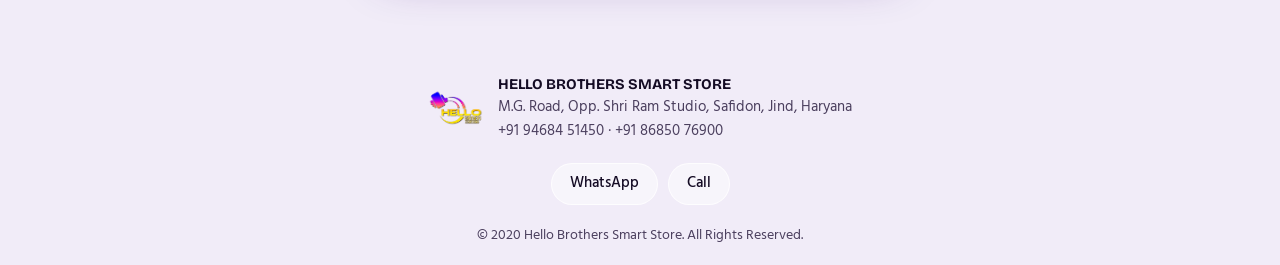
<file: booking.html>
<!DOCTYPE html>
<html lang="en">
<head>
<meta charset="UTF-8">
<meta name="viewport" content="width=device-width, initial-scale=1.0">

<!-- Primary SEO Meta Tags -->
<title>Book a Mobile Repair Appointment | Hello Brothers Smart Store</title>
<meta name="description" content="Arrange a mobile repair appointment with Hello Brothers Smart Store in Safidon, Haryana. Contact our team to discuss your device issue and available timings.">
<link rel="canonical" href="https://shreesawriyasolutions.github.io/hellobrothers-smartstore/booking.html">

<!-- Favicon & Icons -->
<link rel="icon" type="image/png" href="logo.png">
<link rel="apple-touch-icon" href="logo.png">

<!-- Open Graph / WhatsApp / Facebook Sharing -->
<meta property="og:type" content="website">
<meta property="og:site_name" content="Hello Brothers Smart Store">
<meta property="og:title" content="Book a Mobile Repair Appointment | Hello Brothers Smart Store">
<meta property="og:description" content="Book a free phone diagnosis slot or mobile repair appointment with Hello Brothers Smart Store in Safidon, Haryana. Quick WhatsApp booking.">
<meta property="og:url" content="https://shreesawriyasolutions.github.io/hellobrothers-smartstore/booking.html">
<meta property="og:image" content="https://shreesawriyasolutions.github.io/hellobrothers-smartstore/logo.png">

<!-- Twitter Card -->
<meta name="twitter:card" content="summary_large_image">
<meta name="twitter:title" content="Book a Mobile Repair Appointment | Hello Brothers Smart Store">
<meta name="twitter:description" content="Book a free phone diagnosis slot or mobile repair appointment with Hello Brothers Smart Store in Safidon, Haryana. Quick WhatsApp booking.">
<meta name="twitter:image" content="https://shreesawriyasolutions.github.io/hellobrothers-smartstore/logo.png">

<!-- LocalBusiness & Reservation Action Schema -->
<script type="application/ld+json">
{
  "@context": "https://schema.org",
  "@type": "LocalBusiness",
  "name": "Hello Brothers Smart Store",
  "url": "https://shreesawriyasolutions.github.io/hellobrothers-smartstore/booking.html",
  "logo": "https://shreesawriyasolutions.github.io/hellobrothers-smartstore/logo.png",
  "image": "https://shreesawriyasolutions.github.io/hellobrothers-smartstore/logo.png",
  "telephone": ["+919468451450", "+918685076900"],
  "description": "Book a free smartphone inspection and repair appointment at Hello Brothers Smart Store in Safidon, Haryana.",
  "address": {
    "@type": "PostalAddress",
    "streetAddress": "M.G. Road, Opp. Shri Ram Studio",
    "addressLocality": "Safidon",
    "addressRegion": "Haryana",
    "addressCountry": "IN"
  },
  "openingHoursSpecification": [{
    "@type": "OpeningHoursSpecification",
    "dayOfWeek": ["Monday","Tuesday","Wednesday","Thursday","Friday","Saturday","Sunday"],
    "opens": "09:00",
    "closes": "20:00"
  }],
  "potentialAction": {
    "@type": "ReserveAction",
    "target": {
      "@type": "EntryPoint",
      "urlTemplate": "https://shreesawriyasolutions.github.io/hellobrothers-smartstore/booking.html",
      "actionPlatform": [
        "http://schema.org/DesktopWebPlatform",
        "http://schema.org/MobileWebPlatform"
      ]
    },
    "result": {
      "@type": "Reservation",
      "name": "Mobile Repair Appointment"
    }
  }
}
</script>

<link rel="preconnect" href="https://fonts.googleapis.com">
<link rel="preconnect" href="https://fonts.gstatic.com" crossorigin>
<link href="https://fonts.googleapis.com/css2?family=Bricolage+Grotesque:opsz,wght@12..96,600;12..96,800&family=Hind:wght@400;500;600&family=Noto+Sans+Gurmukhi:wght@400;600&display=swap" rel="stylesheet">
<link rel="stylesheet" href="theme.css">
<link rel="stylesheet" href="site.css">
</head>
<body>

<!-- NAVBAR -->
<nav class="navbar">
  <a href="/" class="logo">
    <img src="logo.png" alt="Hello Brothers Smart Store">
    <span>HELLO BROTHERS SMART STORE</span>
  </a>
  <a href="/" class="back-btn">← Home</a>
  <div class="lang-switcher">
    <button onclick="setLang('en')" id="btn-en" class="lang-btn active">EN</button>
    <button onclick="setLang('hi')" id="btn-hi" class="lang-btn">हिं</button>
    <button onclick="setLang('pa')" id="btn-pa" class="lang-btn">ਪੰ</button>
  </div>
</nav>

<!-- HERO -->
<div class="hero">
  <span class="tag" data-en="🔥 LIMITED TIME OFFER" data-hi="🔥 सीमित समय का ऑफर" data-pa="🔥 ਸੀਮਤ ਸਮੇਂ ਦੀ ਪੇਸ਼ਕਸ਼">🔥 LIMITED TIME OFFER</span>
  <h1 data-en="FREE Phone Diagnosis" data-hi="फ्री फोन डायग्नोसिस" data-pa="ਮੁਫ਼ਤ ਫੋਨ ਡਾਇਗਨੋਸਿਸ">FREE Phone Diagnosis</h1>
  <p data-en="Get your phone checked completely — absolutely free! No hidden charges." data-hi="अपने फोन की पूरी जांच करवाइए — बिल्कुल मुफ्त! कोई छिपा शुल्क नहीं।" data-pa="ਆਪਣੇ ਫੋਨ ਦੀ ਪੂਰੀ ਜਾਂਚ ਕਰਵਾਓ — ਬਿਲਕੁਲ ਮੁਫ਼ਤ! ਕੋਈ ਲੁਕਿਆ ਖਰਚਾ ਨਹੀਂ।">Get your phone checked completely — absolutely free!</p>
</div>

<!-- WHAT WE CHECK -->
<section>
  <h2 class="section-title" data-en="✓ What Will Be Checked?" data-hi="✓ क्या-क्या चेक होगा?" data-pa="✓ ਕੀ-ਕੀ ਚੈੱਕ ਹੋਵੇਗਾ?">✓ What Will Be Checked?</h2>
  <p class="section-sub" data-en="Complete phone checkup — no charges" data-hi="पूरी फोन जांच — कोई शुल्क नहीं" data-pa="ਪੂਰੀ ਫੋਨ ਜਾਂਚ — ਕੋਈ ਖਰਚਾ ਨਹੀਂ">Complete phone checkup — no charges</p>
  <div class="card">
    <div class="check-item"><span class="check-icon">✓</span><span data-en="Battery Health Check" data-hi="बैटरी हेल्थ चेक" data-pa="ਬੈਟਰੀ ਹੈਲਥ ਚੈੱਕ">Battery Health Check</span></div>
    <div class="check-item"><span class="check-icon">✓</span><span data-en="Screen & Display Test" data-hi="स्क्रीन और डिस्प्ले टेस्ट" data-pa="ਸਕਰੀਨ ਅਤੇ ਡਿਸਪਲੇ ਟੈਸਟ">Screen & Display Test</span></div>
    <div class="check-item"><span class="check-icon">✓</span><span data-en="Charging Port & Cable Check" data-hi="चार्जिंग पोर्ट और केबल चेक" data-pa="ਚਾਰਜਿੰਗ ਪੋਰਟ ਅਤੇ ਕੇਬਲ ਚੈੱਕ">Charging Port & Cable Check</span></div>
    <div class="check-item"><span class="check-icon">✓</span><span data-en="Software Diagnostics" data-hi="सॉफ्टवेयर डायग्नोस्टिक्स" data-pa="ਸੌਫਟਵੇਅਰ ਡਾਇਗਨੋਸਟਿਕਸ">Software Diagnostics</span></div>
    <div class="check-item"><span class="check-icon">✓</span><span data-en="Water Damage Check" data-hi="वाटर डैमेज चेक" data-pa="ਪਾਣੀ ਨੁਕਸਾਨ ਚੈੱਕ">Water Damage Check</span></div>
    <div class="check-item"><span class="check-icon">✓</span><span data-en="Camera & Speaker Test" data-hi="कैमरा और स्पीकर टेस्ट" data-pa="ਕੈਮਰਾ ਅਤੇ ਸਪੀਕਰ ਟੈਸਟ">Camera & Speaker Test</span></div>
  </div>
</section>

<!-- BOOKING FORM -->
<section>
  <h2 class="section-title" data-en="📅 Book Your Time Slot" data-hi="📅 अपना टाइम स्लॉट बुक करें" data-pa="📅 ਆਪਣਾ ਟਾਈਮ ਸਲਾਟ ਬੁੱਕ ਕਰੋ">📅 Book Your Time Slot</h2>
  <p class="section-sub" data-en="Fill the form and book on WhatsApp" data-hi="फॉर्म भरें और WhatsApp पर बुक करें" data-pa="ਫਾਰਮ ਭਰੋ ਅਤੇ WhatsApp 'ਤੇ ਬੁੱਕ ਕਰੋ">Fill the form and book on WhatsApp</p>
  <div class="card">
    <div class="form-group">
      <input type="text" id="bookingName" placeholder="Your Name" data-placeholder-en="Your Name" data-placeholder-hi="आपका नाम" data-placeholder-pa="ਤੁਹਾਡਾ ਨਾਮ">
      <input type="tel" id="bookingPhone" placeholder="Mobile Number (10 digit)" data-placeholder-en="Mobile Number (10 digit)" data-placeholder-hi="मोबाइल नंबर (10 अंक)" data-placeholder-pa="ਮੋਬਾਈਲ ਨੰਬਰ (10 ਅੰਕ)" maxlength="10">
      <input type="text" id="bookingModel" placeholder="Phone Model" data-placeholder-en="Phone Model (e.g. iPhone 12)" data-placeholder-hi="फोन मॉडल (जैसे iPhone 12)" data-placeholder-pa="ਫੋਨ ਮਾਡਲ (ਜਿਵੇਂ iPhone 12)">
      <input type="date" id="bookingDate">
      <select id="bookingTime">
        <option value="" data-en="Select Time Slot" data-hi="टाइम स्लॉट चुनें" data-pa="ਟਾਈਮ ਸਲਾਟ ਚੁਣੋ">Select Time Slot</option>
        <option value="10:00 AM – 12:00 PM">10:00 AM – 12:00 PM</option>
        <option value="12:00 PM – 02:00 PM">12:00 PM – 02:00 PM</option>
        <option value="02:00 PM – 04:00 PM">02:00 PM – 04:00 PM</option>
        <option value="04:00 PM – 06:00 PM">04:00 PM – 06:00 PM</option>
        <option value="06:00 PM – 08:00 PM">06:00 PM – 08:00 PM</option>
      </select>
    </div>
    <button onclick="bookOnWhatsApp()" class="btn btn-green" style="margin-top:20px;" data-en="💬 Book on WhatsApp" data-hi="💬 WhatsApp पर बुक करें" data-pa="💬 WhatsApp 'ਤੇ ਬੁੱਕ ਕਰੋ">💬 Book on WhatsApp</button>
  </div>
</section>

<!-- FOOTER -->
<footer>
  <div class="wrap foot">
    <div class="fb"><img src="logo.png" alt="Hello Brothers Smart Store" width="56" height="56"><div><b>HELLO BROTHERS SMART STORE</b><span>M.G. Road, Opp. Shri Ram Studio, Safidon, Jind, Haryana</span><span>+91 94684 51450 &middot; +91 86850 76900</span></div></div>
    <div class="social">
      <a href="https://wa.me/919468451450" target="_blank" rel="noopener">WhatsApp</a>
      <a href="tel:+919468451450">Call</a>
    </div>
    <span class="copy">© 2020 Hello Brothers Smart Store. All Rights Reserved.</span>
  </div>
</footer>


<script>
function bookOnWhatsApp() {
  var name = document.getElementById('bookingName').value.trim();
  var phone = document.getElementById('bookingPhone').value.trim();
  var model = document.getElementById('bookingModel').value.trim();
  var date = document.getElementById('bookingDate').value;
  var time = document.getElementById('bookingTime').value;
  if (!name || !phone || !date || !time) { alert('Kripya saari details bhariye.'); return; }
  if (phone.length !== 10 || isNaN(phone)) { alert('Kripya 10-digit ka sahi mobile number daaliye.'); return; }
  var message = "🔧 *FREE Phone Diagnosis Booking*\n\n👤 Naam: " + name + "\n📱 Mobile: " + phone + "\n";
  if (model) message += "📞 Phone Model: " + model + "\n";
  message += "📅 Date: " + date + "\n⏰ Time Slot: " + time + "\n\nKripya meri booking confirm kijiye.";
  var url = "https://wa.me/919468451450?text=" + encodeURIComponent(message);
  window.open(url, '_blank');
}

function setLang(lang) {
  document.querySelectorAll('.lang-btn').forEach(function(btn) { btn.classList.remove('active'); });
  var btn = document.getElementById('btn-' + lang);
  if (btn) btn.classList.add('active');
  localStorage.setItem('preferredLang', lang);
  translatePage(lang);
}

function translatePage(lang) {
  var elements = document.querySelectorAll('[data-en]');
  elements.forEach(function(el) {
    var text = el.getAttribute('data-' + lang);
    if (text) {
      if (el.children.length === 0) {
        el.textContent = text;
      } else {
        var textNode = Array.from(el.childNodes).find(function(n) { return n.nodeType === 3; });
        if (textNode) textNode.textContent = text;
        else el.textContent = text;
      }
    }
  });
  var inputs = document.querySelectorAll('[data-placeholder-en]');
  inputs.forEach(function(el) {
    var placeholder = el.getAttribute('data-placeholder-' + lang);
    if (placeholder) el.setAttribute('placeholder', placeholder);
  });
  document.documentElement.lang = lang;
}

window.addEventListener('DOMContentLoaded', function() {
  var savedLang = localStorage.getItem('preferredLang') || 'en';
  document.querySelectorAll('.lang-btn').forEach(function(btn) { btn.classList.remove('active'); });
  var btn = document.getElementById('btn-' + savedLang);
  if (btn) btn.classList.add('active');
  translatePage(savedLang);
});
</script>

<!-- Start of Tawk.to Script -->
<script type="text/javascript">
var Tawk_API=Tawk_API||{}, Tawk_LoadStart=new Date();
(function(){
var s1=document.createElement("script"),s0=document.getElementsByTagName("script")[0];
s1.async=true;
s1.src='https://embed.tawk.to/6ab961b6329071344198f064/1k3i2bcfh';
s1.charset='UTF-8';
s1.setAttribute('crossorigin','*');
s0.parentNode.insertBefore(s1,s0);
})();
</script>
<!-- End of Tawk.to Script -->
<script src="diwali.js" defer></script>
<script src="config.js"></script>
<script src="visits.js" defer></script>
</body>
</html>
</file>
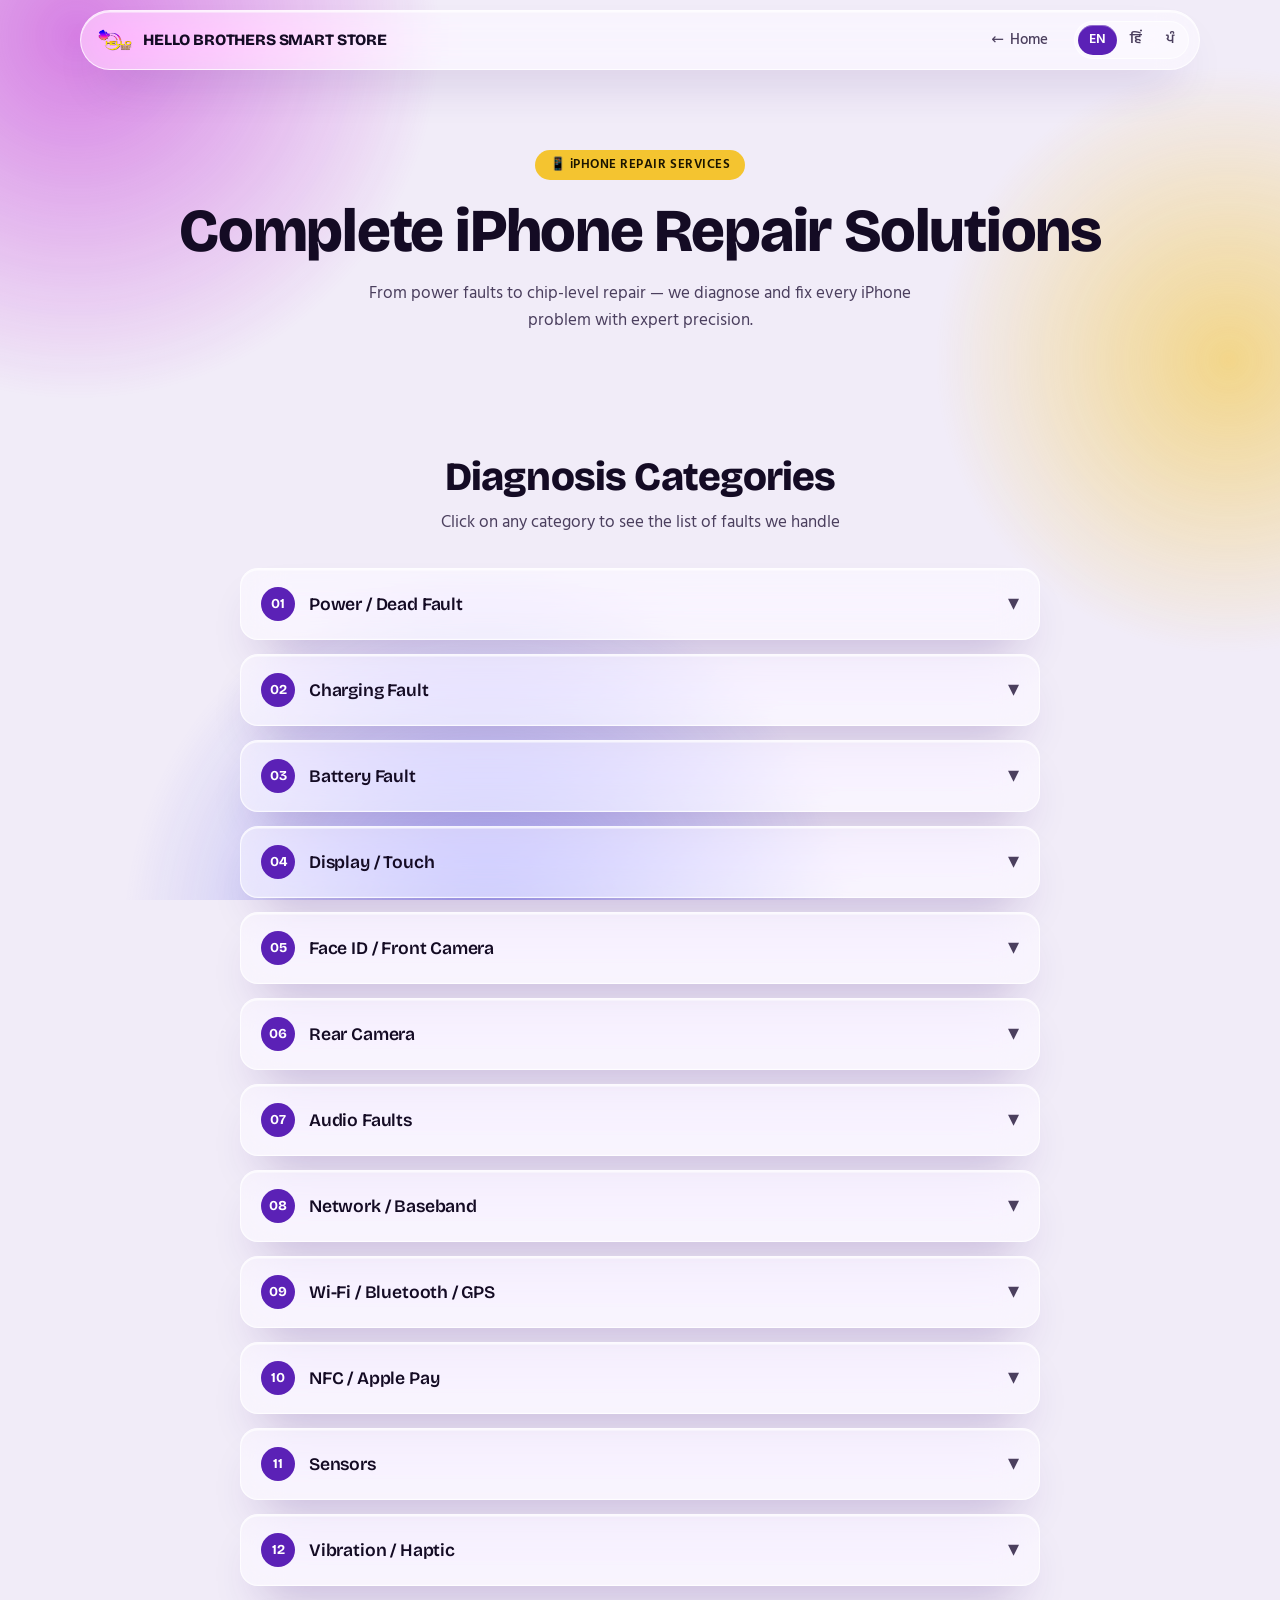
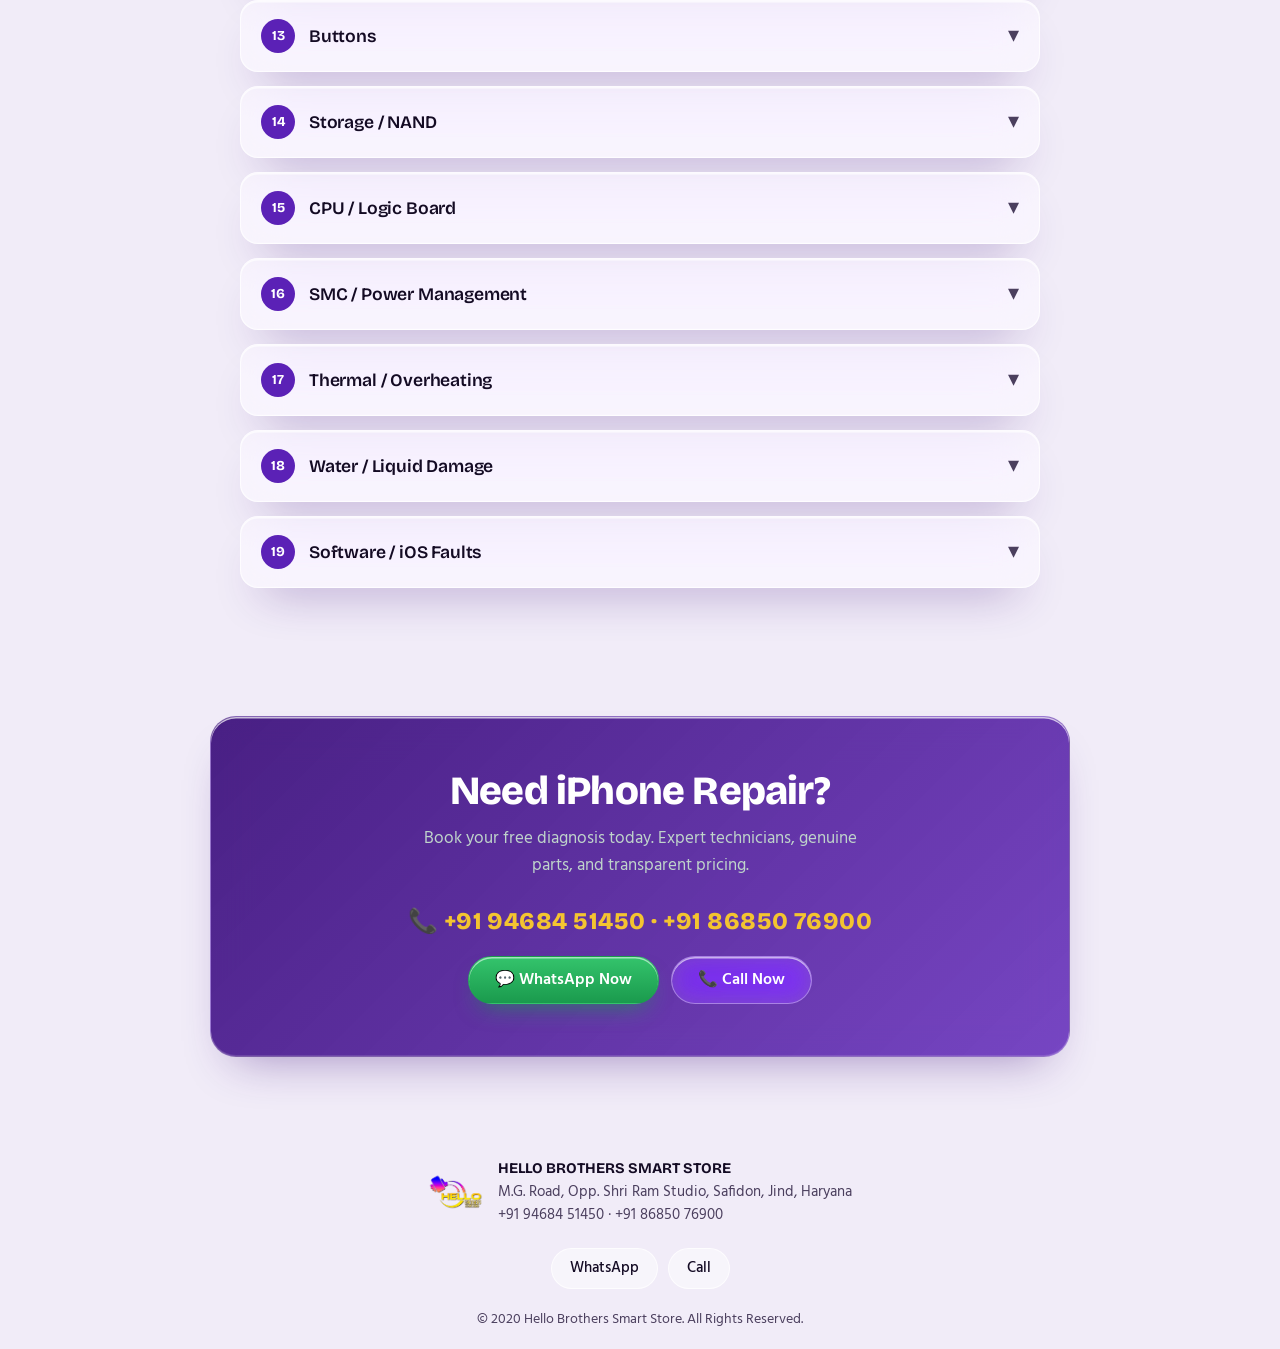
<file: iphone-repair.html>
<!DOCTYPE html>
<html lang="en">
<head>
<meta charset="UTF-8">
<meta name="viewport" content="width=device-width, initial-scale=1.0">

<!-- Primary SEO Meta Tags -->
<title>iPhone Repair in Safidon | Hello Brothers Smart Store</title>
<meta name="description" content="Get iPhone screen, battery, charging port and camera repairs at Hello Brothers Smart Store in Safidon, Haryana. Contact us to discuss your iPhone issue.">
<link rel="canonical" href="https://shreesawriyasolutions.github.io/hellobrothers-smartstore/iphone-repair.html">

<!-- Favicon & Icons -->
<link rel="icon" type="image/png" href="logo.png">
<link rel="apple-touch-icon" href="logo.png">

<!-- Open Graph / WhatsApp / Facebook Sharing -->
<meta property="og:type" content="website">
<meta property="og:site_name" content="Hello Brothers Smart Store">
<meta property="og:title" content="iPhone Repair in Safidon | Hello Brothers Smart Store">
<meta property="og:description" content="Professional iPhone screen, battery, Face ID, camera and chip-level motherboard repair in Safidon, Haryana.">
<meta property="og:url" content="https://shreesawriyasolutions.github.io/hellobrothers-smartstore/iphone-repair.html">
<meta property="og:image" content="https://shreesawriyasolutions.github.io/hellobrothers-smartstore/logo.png">

<!-- Twitter Card -->
<meta name="twitter:card" content="summary_large_image">
<meta name="twitter:title" content="iPhone Repair in Safidon | Hello Brothers Smart Store">
<meta name="twitter:description" content="Professional iPhone screen, battery, Face ID, camera and chip-level motherboard repair in Safidon, Haryana.">
<meta name="twitter:image" content="https://shreesawriyasolutions.github.io/hellobrothers-smartstore/logo.png">

<!-- LocalBusiness / Service Schema -->
<script type="application/ld+json">
{
  "@context": "https://schema.org",
  "@type": "LocalBusiness",
  "name": "Hello Brothers Smart Store",
  "url": "https://shreesawriyasolutions.github.io/hellobrothers-smartstore/iphone-repair.html",
  "logo": "https://shreesawriyasolutions.github.io/hellobrothers-smartstore/logo.png",
  "image": "https://shreesawriyasolutions.github.io/hellobrothers-smartstore/logo.png",
  "telephone": ["+919468451450", "+918685076900"],
  "description": "Professional iPhone repair in Safidon, Haryana. Specialising in screen replacement, battery health, charging issues, Face ID repair, and motherboard micro-soldering.",
  "address": {
    "@type": "PostalAddress",
    "streetAddress": "M.G. Road, Opp. Shri Ram Studio",
    "addressLocality": "Safidon",
    "addressRegion": "Haryana",
    "addressCountry": "IN"
  },
  "openingHoursSpecification": [{
    "@type": "OpeningHoursSpecification",
    "dayOfWeek": ["Monday","Tuesday","Wednesday","Thursday","Friday","Saturday","Sunday"],
    "opens": "09:00",
    "closes": "20:00"
  }],
  "hasMap": "https://www.google.com/maps/search/?api=1&query=Hello%20Brothers%20Smart%20Store%20MG%20Road%20Safidon"
}
</script>

<link rel="preconnect" href="https://fonts.googleapis.com">
<link rel="preconnect" href="https://fonts.gstatic.com" crossorigin>
<link href="https://fonts.googleapis.com/css2?family=Bricolage+Grotesque:opsz,wght@12..96,600;12..96,800&family=Hind:wght@400;500;600&family=Noto+Sans+Gurmukhi:wght@400;600&display=swap" rel="stylesheet">
<link rel="stylesheet" href="theme.css">
<link rel="stylesheet" href="site.css">
</head>
<body>

<!-- NAVBAR -->
<nav class="navbar">
  <a href="/" class="logo">
    <img src="logo.png" alt="Hello Brothers Smart Store">
    <span>HELLO BROTHERS SMART STORE</span>
  </a>
  <a href="/" class="back-btn">← <span data-en="Home" data-hi="होम" data-pa="ਹੋਮ">Home</span></a>
  <div class="lang-switcher">
    <button onclick="setLang('en')" id="btn-en" class="lang-btn active">EN</button>
    <button onclick="setLang('hi')" id="btn-hi" class="lang-btn">हिं</button>
    <button onclick="setLang('pa')" id="btn-pa" class="lang-btn">ਪੰ</button>
  </div>
</nav>

<!-- HERO -->
<div class="hero">
  <span class="tag" data-en="📱 iPHONE REPAIR SERVICES" data-hi="📱 आईफोन रिपेयर सेवाएं" data-pa="📱 ਆਈਫੋਨ ਰਿਪੇਅਰ ਸੇਵਾਵਾਂ">📱 iPHONE REPAIR SERVICES</span>
  <h1 data-en="Complete iPhone Repair Solutions" data-hi="संपूर्ण आईफोन रिपेयर समाधान" data-pa="ਸੰਪੂਰਨ ਆਈਫੋਨ ਰਿਪੇਅਰ ਹੱਲ">Complete iPhone Repair Solutions</h1>
  <p data-en="From power faults to chip-level repair — we diagnose and fix every iPhone problem with expert precision." data-hi="पावर फॉल्ट से लेकर चिप-लेवल रिपेयर तक — हम हर आईफोन समस्या का निदान और समाधान विशेषज्ञ सटीकता से करते हैं।" data-pa="ਪਾਵਰ ਫਾਲਟ ਤੋਂ ਲੈ ਕੇ ਚਿਪ-ਲੈਵਲ ਰਿਪੇਅਰ ਤੱਕ — ਅਸੀਂ ਹਰ ਆਈਫੋਨ ਸਮੱਸਿਆ ਦਾ ਨਿਦਾਨ ਅਤੇ ਹੱਲ ਮਾਹਿਰ ਸ਼ੁੱਧਤਾ ਨਾਲ ਕਰਦੇ ਹਾਂ।">From power faults to chip-level repair — we diagnose and fix every iPhone problem with expert precision.</p>
</div>

<!-- DIAGNOSIS ACCORDION -->
<section>
  <h2 class="section-title" data-en="Diagnosis Categories" data-hi="डायग्नोसिस श्रेणियां" data-pa="ਡਾਇਗਨੋਸਿਸ ਸ਼੍ਰੇਣੀਆਂ">Diagnosis Categories</h2>
  <p class="section-sub" data-en="Click on any category to see the list of faults we handle" data-hi="किसी भी श्रेणी पर क्लिक करें और देखें कि हम कौन-कौन से फॉल्ट ठीक करते हैं" data-pa="ਕਿਸੇ ਵੀ ਸ਼੍ਰੇਣੀ 'ਤੇ ਕਲਿੱਕ ਕਰੋ ਅਤੇ ਦੇਖੋ ਕਿ ਅਸੀਂ ਕਿਹੜੇ ਫਾਲਟ ਠੀਕ ਕਰਦੇ ਹਾਂ">Click on any category to see the list of faults we handle</p>
  
  <div class="accordion-container">
    
    <!-- 1. POWER / DEAD -->
    <div class="acc-item">
      <div class="acc-header" onclick="toggleAcc(this)">
        <span class="acc-num">01</span>
        <h3 data-en="Power / Dead Fault" data-hi="पावर / डेड फॉल्ट" data-pa="ਪਾਵਰ / ਡੈੱਡ ਫਾਲਟ">Power / Dead Fault</h3>
        <span class="acc-arrow">▼</span>
      </div>
      <div class="acc-body">
        <div class="acc-body-inner">
          <ul>
            <li data-en="Completely dead" data-hi="बिल्कुल डेड" data-pa="ਬਿਲਕੁਲ ਡੈੱਡ">Completely dead</li>
            <li data-en="Stuck on Apple Logo" data-hi="Apple Logo पर अटकना" data-pa="Apple Logo 'ਤੇ ਅਟਕਣਾ">Stuck on Apple Logo</li>
            <li data-en="Boot Loop" data-hi="बूट लूप" data-pa="ਬੂਟ ਲੂਪ">Boot Loop</li>
            <li data-en="Random Restart" data-hi="बार-बार रीस्टार्ट होना" data-pa="ਬਾਰ-ਬਾਰ ਰੀਸਟਾਰਟ ਹੋਣਾ">Random Restart</li>
            <li data-en="Stuck in DFU/Recovery" data-hi="DFU/Recovery में जाना" data-pa="DFU/Recovery ਵਿੱਚ ਜਾਣਾ">Stuck in DFU/Recovery</li>
            <li data-en="0.000A / 0.001-0.009A current" data-hi="0.000A / 0.001-0.009A करंट" data-pa="0.000A / 0.001-0.009A ਕਰੰਟ">0.000A / 0.001-0.009A current</li>
            <li data-en="High current / short" data-hi="हाई करंट / शॉर्ट" data-pa="ਹਾਈ ਕਰੰਟ / ਸ਼ਾਰਟ">High current / short</li>
          </ul>
          <a href="https://wa.me/919468451450?text=Namaste%20Hello%20Brothers%20Smart%20Store%2C%20mujhe%20iPhone%20Power%20%2F%20Dead%20Fault%20repair%20ke%20liye%20booking%20karni%20hai." target="_blank" class="book-btn" data-en="💬 Book Now" data-hi="💬 बुक करें" data-pa="💬 ਬੁੱਕ ਕਰੋ">💬 Book Now</a>
        </div>
      </div>
    </div>

    <!-- 2. CHARGING -->
    <div class="acc-item">
      <div class="acc-header" onclick="toggleAcc(this)">
        <span class="acc-num">02</span>
        <h3 data-en="Charging Fault" data-hi="चार्जिंग फॉल्ट" data-pa="ਚਾਰਜਿੰਗ ਫਾਲਟ">Charging Fault</h3>
        <span class="acc-arrow">▼</span>
      </div>
      <div class="acc-body">
        <div class="acc-body-inner">
          <ul>
            <li data-en="Not charging" data-hi="चार्जिंग नहीं हो रही" data-pa="ਚਾਰਜਿੰਗ ਨਹੀਂ ਹੋ ਰਹੀ">Not charging</li>
            <li data-en="Slow charging" data-hi="स्लो चार्जिंग" data-pa="ਹੌਲੀ ਚਾਰਜਿੰਗ">Slow charging</li>
            <li data-en="Shows charging but % not increasing" data-hi="चार्जिंग दिखती है लेकिन % नहीं बढ़ता" data-pa="ਚਾਰਜਿੰਗ ਦਿਖਦੀ ਹੈ ਪਰ % ਨਹੀਂ ਵਧਦਾ">Shows charging but % not increasing</li>
            <li data-en="Not detected by PC/iTunes" data-hi="PC/iTunes से डिटेक्ट नहीं होता" data-pa="PC/iTunes ਤੋਂ ਡਿਟੈਕਟ ਨਹੀਂ ਹੁੰਦਾ">Not detected by PC/iTunes</li>
            <li data-en="USB accessory error" data-hi="USB एक्सेसरी एरर" data-pa="USB ਐਕਸੈਸਰੀ ਐਰਰ">USB accessory error</li>
            <li data-en="Charging IC / USB section faults" data-hi="चार्जिंग IC / USB सेक्शन फॉल्ट" data-pa="ਚਾਰਜਿੰਗ IC / USB ਸੈਕਸ਼ਨ ਫਾਲਟ">Charging IC / USB section faults</li>
          </ul>
          <a href="https://wa.me/919468451450?text=Namaste%20Hello%20Brothers%20Smart%20Store%2C%20mujhe%20iPhone%20Charging%20Fault%20repair%20ke%20liye%20booking%20karni%20hai." target="_blank" class="book-btn">💬 Book Now</a>
        </div>
      </div>
    </div>

    <!-- 3. BATTERY -->
    <div class="acc-item">
      <div class="acc-header" onclick="toggleAcc(this)">
        <span class="acc-num">03</span>
        <h3 data-en="Battery Fault" data-hi="बैटरी फॉल्ट" data-pa="ਬੈਟਰੀ ਫਾਲਟ">Battery Fault</h3>
        <span class="acc-arrow">▼</span>
      </div>
      <div class="acc-body">
        <div class="acc-body-inner">
          <ul>
            <li data-en="Battery health incorrect" data-hi="बैटरी हेल्थ गलत" data-pa="ਬੈਟਰੀ ਹੈਲਥ ਗਲਤ">Battery health incorrect</li>
            <li data-en="Sudden battery drain" data-hi="अचानक बैटरी ड्रेन" data-pa="ਅਚਾਨਕ ਬੈਟਰੀ ਡਰੇਨ">Sudden battery drain</li>
            <li data-en="Battery percentage jumps" data-hi="बैटरी प्रतिशत जंप" data-pa="ਬੈਟਰੀ ਪ੍ਰਤੀਸ਼ਤ ਜੰਪ">Battery percentage jumps</li>
            <li data-en="Service message" data-hi="सर्विस मैसेज" data-pa="ਸਰਵਿਸ ਸੁਨੇਹਾ">Service message</li>
            <li data-en="Battery not recognized" data-hi="बैटरी रिकग्नाइज़ नहीं" data-pa="ਬੈਟਰੀ ਪਛਾਣੀ ਨਹੀਂ">Battery not recognized</li>
            <li data-en="Heating while charging" data-hi="चार्जिंग पर गर्म होना" data-pa="ਚਾਰਜਿੰਗ 'ਤੇ ਗਰਮ ਹੋਣਾ">Heating while charging</li>
          </ul>
          <a href="https://wa.me/919468451450?text=Namaste%20Hello%20Brothers%20Smart%20Store%2C%20mujhe%20iPhone%20Battery%20Fault%20repair%20ke%20liye%20booking%20karni%20hai." target="_blank" class="book-btn">💬 Book Now</a>
        </div>
      </div>
    </div>

    <!-- 4. DISPLAY / TOUCH -->
    <div class="acc-item">
      <div class="acc-header" onclick="toggleAcc(this)">
        <span class="acc-num">04</span>
        <h3 data-en="Display / Touch" data-hi="डिस्प्ले / टच" data-pa="ਡਿਸਪਲੇ / ਟੱਚ">Display / Touch</h3>
        <span class="acc-arrow">▼</span>
      </div>
      <div class="acc-body">
        <div class="acc-body-inner">
          <ul>
            <li data-en="Display black" data-hi="डिस्प्ले ब्लैक" data-pa="ਡਿਸਪਲੇ ਬਲੈਕ">Display black</li>
            <li data-en="No backlight" data-hi="बैकलाइट नहीं" data-pa="ਬੈਕਲਾਈਟ ਨਹੀਂ">No backlight</li>
            <li data-en="White/green screen" data-hi="व्हाइट/ग्रीन स्क्रीन" data-pa="ਵਾਈਟ/ਗ੍ਰੀਨ ਸਕਰੀਨ">White/green screen</li>
            <li data-en="Lines on screen" data-hi="लाइन्स" data-pa="ਲਾਈਨਾਂ">Lines on screen</li>
            <li data-en="Flickering" data-hi="फ्लिकरिंग" data-pa="ਫਲਿਕਰਿੰਗ">Flickering</li>
            <li data-en="Touch dead" data-hi="टच डेड" data-pa="ਟੱਚ ਡੈੱਡ">Touch dead</li>
            <li data-en="Ghost touch" data-hi="घोस्ट टच" data-pa="ਘੋਸਟ ਟੱਚ">Ghost touch</li>
            <li data-en="3D Touch/Haptic Touch issue" data-hi="3D Touch/Haptic Touch समस्या" data-pa="3D Touch/Haptic Touch ਸਮੱਸਿਆ">3D Touch/Haptic Touch issue</li>
          </ul>
          <a href="https://wa.me/919468451450?text=Namaste%20Hello%20Brothers%20Smart%20Store%2C%20mujhe%20iPhone%20Display%20%2F%20Touch%20repair%20ke%20liye%20booking%20karni%20hai." target="_blank" class="book-btn">💬 Book Now</a>
        </div>
      </div>
    </div>

    <!-- 5. FACE ID -->
    <div class="acc-item">
      <div class="acc-header" onclick="toggleAcc(this)">
        <span class="acc-num">05</span>
        <h3 data-en="Face ID / Front Camera" data-hi="फेस आईडी / फ्रंट कैमरा" data-pa="ਫੇਸ ਆਈਡੀ / ਫਰੰਟ ਕੈਮਰਾ">Face ID / Front Camera</h3>
        <span class="acc-arrow">▼</span>
      </div>
      <div class="acc-body">
        <div class="acc-body-inner">
          <ul>
            <li data-en="Face ID unavailable" data-hi="फेस आईडी अनुपलब्ध" data-pa="ਫੇਸ ਆਈਡੀ ਉਪਲਬਧ ਨਹੀਂ">Face ID unavailable</li>
            <li data-en="Face ID setup not working" data-hi="फेस आईडी सेटअप नहीं होता" data-pa="ਫੇਸ ਆਈਡੀ ਸੈਟਅੱਪ ਨਹੀਂ ਹੁੰਦਾ">Face ID setup not working</li>
            <li data-en="Front camera black" data-hi="फ्रंट कैमरा ब्लैक" data-pa="ਫਰੰਟ ਕੈਮਰਾ ਬਲੈਕ">Front camera black</li>
            <li data-en="Proximity sensor fault" data-hi="प्रॉक्सिमिटी सेंसर फॉल्ट" data-pa="ਪ੍ਰਾਕਸੀਮਿਟੀ ਸੈਂਸਰ ਫਾਲਟ">Proximity sensor fault</li>
            <li data-en="Earpiece/speaker issue" data-hi="ईयरपीस/स्पीकर समस्या" data-pa="ਈਅਰਪੀਸ/ਸਪੀਕਰ ਸਮੱਸਿਆ">Earpiece/speaker issue</li>
            <li data-en="Dot projector / flood illuminator faults" data-hi="डॉट प्रोजेक्टर / फ्लड इल्यूमिनेटर फॉल्ट" data-pa="ਡਾਟ ਪ੍ਰੋਜੈਕਟਰ / ਫਲੱਡ ਇਲਿਊਮੀਨੇਟਰ ਫਾਲਟ">Dot projector / flood illuminator faults</li>
          </ul>
          <a href="https://wa.me/919468451450?text=Namaste%20Hello%20Brothers%20Smart%20Store%2C%20mujhe%20iPhone%20Face%20ID%20repair%20ke%20liye%20booking%20karni%20hai." target="_blank" class="book-btn">💬 Book Now</a>
        </div>
      </div>
    </div>

    <!-- 6. REAR CAMERA -->
    <div class="acc-item">
      <div class="acc-header" onclick="toggleAcc(this)">
        <span class="acc-num">06</span>
        <h3 data-en="Rear Camera" data-hi="रियर कैमरा" data-pa="ਰੀਅਰ ਕੈਮਰਾ">Rear Camera</h3>
        <span class="acc-arrow">▼</span>
      </div>
      <div class="acc-body">
        <div class="acc-body-inner">
          <ul>
            <li data-en="Camera black" data-hi="कैमरा ब्लैक" data-pa="ਕੈਮਰਾ ਬਲੈਕ">Camera black</li>
            <li data-en="Camera shake" data-hi="कैमरा शेक" data-pa="ਕੈਮਰਾ ਸ਼ੇਕ">Camera shake</li>
            <li data-en="Focus not working" data-hi="फोकस नहीं होता" data-pa="ਫੋਕਸ ਨਹੀਂ ਹੁੰਦਾ">Focus not working</li>
            <li data-en="0.5x/1x/2x camera missing" data-hi="0.5x/1x/2x कैमरा गायब" data-pa="0.5x/1x/2x ਕੈਮਰਾ ਗਾਇਬ">0.5x/1x/2x camera missing</li>
            <li data-en="Flash not working" data-hi="फ्लैश नहीं" data-pa="ਫਲੈਸ਼ ਨਹੀਂ">Flash not working</li>
            <li data-en="Camera opens and crashes" data-hi="कैमरा खुलता है और क्रैश होता है" data-pa="ਕੈਮਰਾ ਖੁੱਲ੍ਹਦਾ ਹੈ ਅਤੇ ਕ੍ਰੈਸ਼ ਹੁੰਦਾ ਹੈ">Camera opens and crashes</li>
          </ul>
          <a href="https://wa.me/919468451450?text=Namaste%20Hello%20Brothers%20Smart%20Store%2C%20mujhe%20iPhone%20Rear%20Camera%20repair%20ke%20liye%20booking%20karni%20hai." target="_blank" class="book-btn">💬 Book Now</a>
        </div>
      </div>
    </div>

    <!-- 7. AUDIO -->
    <div class="acc-item">
      <div class="acc-header" onclick="toggleAcc(this)">
        <span class="acc-num">07</span>
        <h3 data-en="Audio Faults" data-hi="ऑडियो फॉल्ट" data-pa="ਆਡੀਓ ਫਾਲਟ">Audio Faults</h3>
        <span class="acc-arrow">▼</span>
      </div>
      <div class="acc-body">
        <div class="acc-body-inner">
          <ul>
            <li data-en="Earpiece not working" data-hi="ईयरपीस नहीं" data-pa="ਈਅਰਪੀਸ ਨਹੀਂ">Earpiece not working</li>
            <li data-en="Loudspeaker not working" data-hi="लाउडस्पीकर नहीं" data-pa="ਲਾਊਡਸਪੀਕਰ ਨਹੀਂ">Loudspeaker not working</li>
            <li data-en="Mic not working" data-hi="माइक नहीं" data-pa="ਮਾਈਕ ਨਹੀਂ">Mic not working</li>
            <li data-en="Voice memo recording not working" data-hi="वॉइस मेमो रिकॉर्डिंग नहीं" data-pa="ਵਾਇਸ ਮੀਮੋ ਰਿਕਾਰਡਿੰਗ ਨਹੀਂ">Voice memo recording not working</li>
            <li data-en="Speaker crackling" data-hi="स्पीकर में क्रैकलिंग" data-pa="ਸਪੀਕਰ ਵਿੱਚ ਕ੍ਰੈਕਲਿੰਗ">Speaker crackling</li>
            <li data-en="No voice during call" data-hi="कॉल में आवाज नहीं" data-pa="ਕਾਲ ਵਿੱਚ ਆਵਾਜ਼ ਨਹੀਂ">No voice during call</li>
            <li data-en="Audio IC related faults" data-hi="ऑडियो IC फॉल्ट" data-pa="ਆਡੀਓ IC ਫਾਲਟ">Audio IC related faults</li>
          </ul>
          <a href="https://wa.me/919468451450?text=Namaste%20Hello%20Brothers%20Smart%20Store%2C%20mujhe%20iPhone%20Audio%20Fault%20repair%20ke%20liye%20booking%20karni%20hai." target="_blank" class="book-btn">💬 Book Now</a>
        </div>
      </div>
    </div>

    <!-- 8. NETWORK / BASEBAND -->
    <div class="acc-item">
      <div class="acc-header" onclick="toggleAcc(this)">
        <span class="acc-num">08</span>
        <h3 data-en="Network / Baseband" data-hi="नेटवर्क / बेसबैंड" data-pa="ਨੈੱਟਵਰਕ / ਬੇਸਬੈਂਡ">Network / Baseband</h3>
        <span class="acc-arrow">▼</span>
      </div>
      <div class="acc-body">
        <div class="acc-body-inner">
          <ul>
            <li data-en="No Service" data-hi="नो सर्विस" data-pa="ਨੋ ਸਰਵਿਸ">No Service</li>
            <li data-en="Searching" data-hi="सर्चिंग" data-pa="ਸਰਚਿੰਗ">Searching</li>
            <li data-en="SIM not reading" data-hi="SIM नहीं पढ़ना" data-pa="SIM ਨਹੀਂ ਪੜ੍ਹਨਾ">SIM not reading</li>
            <li data-en="IMEI missing" data-hi="IMEI गायब" data-pa="IMEI ਗਾਇਬ">IMEI missing</li>
            <li data-en="Modem Firmware missing" data-hi="मॉडेम फर्मवेयर गायब" data-pa="ਮੋਡਮ ਫਰਮਵੇਅਰ ਗਾਇਬ">Modem Firmware missing</li>
            <li data-en="Wi-Fi/Bluetooth greyed out" data-hi="Wi-Fi/Bluetooth ग्रे" data-pa="Wi-Fi/Bluetooth ਗ੍ਰੇ">Wi-Fi/Bluetooth greyed out</li>
            <li data-en="Signal weak" data-hi="सिग्नल कमजोर" data-pa="ਸਿਗਨਲ ਕਮਜ਼ੋਰ">Signal weak</li>
            <li data-en="4G/5G issue" data-hi="4G/5G समस्या" data-pa="4G/5G ਸਮੱਸਿਆ">4G/5G issue</li>
          </ul>
          <a href="https://wa.me/919468451450?text=Namaste%20Hello%20Brothers%20Smart%20Store%2C%20mujhe%20iPhone%20Network%20%2F%20Baseband%20repair%20ke%20liye%20booking%20karni%20hai." target="_blank" class="book-btn">💬 Book Now</a>
        </div>
      </div>
    </div>

    <!-- 9. WI-FI / BLUETOOTH / GPS -->
    <div class="acc-item">
      <div class="acc-header" onclick="toggleAcc(this)">
        <span class="acc-num">09</span>
        <h3 data-en="Wi-Fi / Bluetooth / GPS" data-hi="वाई-फाई / ब्लूटूथ / जीपीएस" data-pa="ਵਾਈ-ਫਾਈ / ਬਲੂਟੁੱਥ / ਜੀਪੀਐਸ">Wi-Fi / Bluetooth / GPS</h3>
        <span class="acc-arrow">▼</span>
      </div>
      <div class="acc-body">
        <div class="acc-body-inner">
          <ul>
            <li data-en="Wi-Fi greyed" data-hi="वाई-फाई ग्रे" data-pa="ਵਾਈ-ਫਾਈ ਗ੍ਰੇ">Wi-Fi greyed</li>
            <li data-en="Wi-Fi not turning ON" data-hi="वाई-फाई ऑन नहीं होता" data-pa="ਵਾਈ-ਫਾਈ ਚਾਲੂ ਨਹੀਂ ਹੁੰਦਾ">Wi-Fi not turning ON</li>
            <li data-en="Bluetooth unavailable" data-hi="ब्लूटूथ अनुपलब्ध" data-pa="ਬਲੂਟੁੱਥ ਉਪਲਬਧ ਨਹੀਂ">Bluetooth unavailable</li>
            <li data-en="Bluetooth range low" data-hi="ब्लूटूथ रेंज कम" data-pa="ਬਲੂਟੁੱਥ ਰੇਂਜ ਘੱਟ">Bluetooth range low</li>
            <li data-en="GPS inaccurate" data-hi="जीपीएस गलत" data-pa="ਜੀਪੀਐਸ ਗਲਤ">GPS inaccurate</li>
            <li data-en="AirDrop related connectivity" data-hi="एयरड्रॉप कनेक्टिविटी" data-pa="ਏਅਰਡ੍ਰੌਪ ਕਨੈਕਟੀਵਿਟੀ">AirDrop related connectivity</li>
          </ul>
          <a href="https://wa.me/919468451450?text=Namaste%20Hello%20Brothers%20Smart%20Store%2C%20mujhe%20iPhone%20Wi-Fi%20%2F%20Bluetooth%20repair%20ke%20liye%20booking%20karni%20hai." target="_blank" class="book-btn">💬 Book Now</a>
        </div>
      </div>
    </div>

    <!-- 10. NFC / APPLE PAY -->
    <div class="acc-item">
      <div class="acc-header" onclick="toggleAcc(this)">
        <span class="acc-num">10</span>
        <h3 data-en="NFC / Apple Pay" data-hi="एनएफसी / एप्पल पे" data-pa="ਐਨਐਫਸੀ / ਐਪਲ ਪੇ">NFC / Apple Pay</h3>
        <span class="acc-arrow">▼</span>
      </div>
      <div class="acc-body">
        <div class="acc-body-inner">
          <ul>
            <li data-en="NFC not working" data-hi="एनएफसी काम नहीं करता" data-pa="ਐਨਐਫਸੀ ਕੰਮ ਨਹੀਂ ਕਰਦਾ">NFC not working</li>
            <li data-en="Wallet/Apple Pay issue" data-hi="वॉलेट/एप्पल पे समस्या" data-pa="ਵਾਲਿਟ/ਐਪਲ ਪੇ ਸਮੱਸਿਆ">Wallet/Apple Pay issue</li>
            <li data-en="NFC board/antenna faults" data-hi="एनएफसी बोर्ड/एंटेना फॉल्ट" data-pa="ਐਨਐਫਸੀ ਬੋਰਡ/ਐਂਟੀਨਾ ਫਾਲਟ">NFC board/antenna faults</li>
          </ul>
          <a href="https://wa.me/919468451450?text=Namaste%20Hello%20Brothers%20Smart%20Store%2C%20mujhe%20iPhone%20NFC%20%2F%20Apple%20Pay%20repair%20ke%20liye%20booking%20karni%20hai." target="_blank" class="book-btn">💬 Book Now</a>
        </div>
      </div>
    </div>

    <!-- 11. SENSORS -->
    <div class="acc-item">
      <div class="acc-header" onclick="toggleAcc(this)">
        <span class="acc-num">11</span>
        <h3 data-en="Sensors" data-hi="सेंसर" data-pa="ਸੈਂਸਰ">Sensors</h3>
        <span class="acc-arrow">▼</span>
      </div>
      <div class="acc-body">
        <div class="acc-body-inner">
          <ul>
            <li data-en="Proximity sensor" data-hi="प्रॉक्सिमिटी सेंसर" data-pa="ਪ੍ਰਾਕਸੀਮਿਟੀ ਸੈਂਸਰ">Proximity sensor</li>
            <li data-en="Ambient light sensor" data-hi="एम्बिएंट लाइट सेंसर" data-pa="ਐਂਬੀਐਂਟ ਲਾਈਟ ਸੈਂਸਰ">Ambient light sensor</li>
            <li data-en="Gyroscope" data-hi="जायरोस्कोप" data-pa="ਜਾਇਰੋਸਕੋਪ">Gyroscope</li>
            <li data-en="Accelerometer" data-hi="एक्सेलेरोमीटर" data-pa="ਐਕਸਲੇਰੋਮੀਟਰ">Accelerometer</li>
            <li data-en="Compass" data-hi="कम्पास" data-pa="ਕੰਪਾਸ">Compass</li>
            <li data-en="Barometer" data-hi="बैरोमीटर" data-pa="ਬੈਰੋਮੀਟਰ">Barometer</li>
            <li data-en="Hall sensor" data-hi="हॉल सेंसर" data-pa="ਹਾਲ ਸੈਂਸਰ">Hall sensor</li>
          </ul>
          <a href="https://wa.me/919468451450?text=Namaste%20Hello%20Brothers%20Smart%20Store%2C%20mujhe%20iPhone%20Sensor%20repair%20ke%20liye%20booking%20karni%20hai." target="_blank" class="book-btn">💬 Book Now</a>
        </div>
      </div>
    </div>

    <!-- 12. VIBRATION -->
    <div class="acc-item">
      <div class="acc-header" onclick="toggleAcc(this)">
        <span class="acc-num">12</span>
        <h3 data-en="Vibration / Haptic" data-hi="वाइब्रेशन / हैप्टिक" data-pa="ਵਾਈਬ੍ਰੇਸ਼ਨ / ਹੈਪਟਿਕ">Vibration / Haptic</h3>
        <span class="acc-arrow">▼</span>
      </div>
      <div class="acc-body">
        <div class="acc-body-inner">
          <ul>
            <li data-en="No vibration" data-hi="वाइब्रेशन नहीं" data-pa="ਵਾਈਬ੍ਰੇਸ਼ਨ ਨਹੀਂ">No vibration</li>
            <li data-en="Taptic Engine not working" data-hi="टैप्टिक इंजन नहीं" data-pa="ਟੈਪਟਿਕ ਇੰਜਣ ਨਹੀਂ">Taptic Engine not working</li>
            <li data-en="Continuous vibration" data-hi="लगातार वाइब्रेशन" data-pa="ਲਗਾਤਾਰ ਵਾਈਬ੍ਰੇਸ਼ਨ">Continuous vibration</li>
          </ul>
          <a href="https://wa.me/919468451450?text=Namaste%20Hello%20Brothers%20Smart%20Store%2C%20mujhe%20iPhone%20Vibration%20repair%20ke%20liye%20booking%20karni%20hai." target="_blank" class="book-btn">💬 Book Now</a>
        </div>
      </div>
    </div>

    <!-- 13. BUTTONS -->
    <div class="acc-item">
      <div class="acc-header" onclick="toggleAcc(this)">
        <span class="acc-num">13</span>
        <h3 data-en="Buttons" data-hi="बटन" data-pa="ਬਟਨ">Buttons</h3>
        <span class="acc-arrow">▼</span>
      </div>
      <div class="acc-body">
        <div class="acc-body-inner">
          <ul>
            <li data-en="Power button" data-hi="पावर बटन" data-pa="ਪਾਵਰ ਬਟਨ">Power button</li>
            <li data-en="Volume +/− buttons" data-hi="वॉल्यूम +/− बटन" data-pa="ਵਾਲੀਅਮ +/− ਬਟਨ">Volume +/− buttons</li>
            <li data-en="Silent switch / Action Button" data-hi="साइलेंट स्विच / एक्शन बटन" data-pa="ਸਾਈਲੈਂਟ ਸਵਿੱਚ / ਐਕਸ਼ਨ ਬਟਨ">Silent switch / Action Button</li>
            <li data-en="Home button" data-hi="होम बटन" data-pa="ਹੋਮ ਬਟਨ">Home button</li>
            <li data-en="Button flex faults" data-hi="बटन फ्लेक्स फॉल्ट" data-pa="ਬਟਨ ਫਲੈਕਸ ਫਾਲਟ">Button flex faults</li>
          </ul>
          <a href="https://wa.me/919468451450?text=Namaste%20Hello%20Brothers%20Smart%20Store%2C%20mujhe%20iPhone%20Button%20repair%20ke%20liye%20booking%20karni%20hai." target="_blank" class="book-btn">💬 Book Now</a>
        </div>
      </div>
    </div>

    <!-- 14. STORAGE / NAND -->
    <div class="acc-item">
      <div class="acc-header" onclick="toggleAcc(this)">
        <span class="acc-num">14</span>
        <h3 data-en="Storage / NAND" data-hi="स्टोरेज / NAND" data-pa="ਸਟੋਰੇਜ / NAND">Storage / NAND</h3>
        <span class="acc-arrow">▼</span>
      </div>
      <div class="acc-body">
        <div class="acc-body-inner">
          <ul>
            <li data-en="Boot loop" data-hi="बूट लूप" data-pa="ਬੂਟ ਲੂਪ">Boot loop</li>
            <li data-en="Error 9" data-hi="एरर 9" data-pa="ਐਰਰ 9">Error 9</li>
            <li data-en="Error 4013" data-hi="एरर 4013" data-pa="ਐਰਰ 4013">Error 4013</li>
            <li data-en="Activation problem" data-hi="एक्टिवेशन समस्या" data-pa="ਐਕਟੀਵੇਸ਼ਨ ਸਮੱਸਿਆ">Activation problem</li>
            <li data-en="Storage capacity incorrect" data-hi="स्टोरेज क्षमता गलत" data-pa="ਸਟੋਰੇਜ ਸਮਰੱਥਾ ਗਲਤ">Storage capacity incorrect</li>
            <li data-en="NAND replacement/repair related issues" data-hi="NAND रिप्लेसमेंट/रिपेयर संबंधी समस्याएं" data-pa="NAND ਬਦਲਣ/ਰਿਪੇਅਰ ਸੰਬੰਧੀ ਸਮੱਸਿਆਵਾਂ">NAND replacement/repair related issues</li>
          </ul>
          <a href="https://wa.me/919468451450?text=Namaste%20Hello%20Brothers%20Smart%20Store%2C%20mujhe%20iPhone%20NAND%20repair%20ke%20liye%20booking%20karni%20hai." target="_blank" class="book-btn">💬 Book Now</a>
        </div>
      </div>
    </div>

    <!-- 15. CPU / LOGIC BOARD -->
    <div class="acc-item">
      <div class="acc-header" onclick="toggleAcc(this)">
        <span class="acc-num">15</span>
        <h3 data-en="CPU / Logic Board" data-hi="CPU / लॉजिक बोर्ड" data-pa="CPU / ਲੌਜਿਕ ਬੋਰਡ">CPU / Logic Board</h3>
        <span class="acc-arrow">▼</span>
      </div>
      <div class="acc-body">
        <div class="acc-body-inner">
          <ul>
            <li data-en="Dead" data-hi="डेड" data-pa="ਡੈੱਡ">Dead</li>
            <li data-en="Restart" data-hi="रीस्टार्ट" data-pa="ਰੀਸਟਾਰਟ">Restart</li>
            <li data-en="Kernel panic" data-hi="कर्नल पैनिक" data-pa="ਕਰਨਲ ਪੈਨਿਕ">Kernel panic</li>
            <li data-en="Panic-full" data-hi="पैनिक-फुल" data-pa="ਪੈਨਿਕ-ਫੁੱਲ">Panic-full</li>
            <li data-en="CPU-related no-boot" data-hi="CPU संबंधी नो-बूट" data-pa="CPU ਸੰਬੰਧੀ ਨੋ-ਬੂਟ">CPU-related no-boot</li>
            <li data-en="Board communication faults" data-hi="बोर्ड कम्युनिकेशन फॉल्ट" data-pa="ਬੋਰਡ ਕਮਿਊਨੀਕੇਸ਼ਨ ਫਾਲਟ">Board communication faults</li>
          </ul>
          <a href="https://wa.me/919468451450?text=Namaste%20Hello%20Brothers%20Smart%20Store%2C%20mujhe%20iPhone%20CPU%20%2F%20Logic%20Board%20repair%20ke%20liye%20booking%20karni%20hai." target="_blank" class="book-btn">💬 Book Now</a>
        </div>
      </div>
    </div>

    <!-- 16. SMC / POWER MANAGEMENT -->
    <div class="acc-item">
      <div class="acc-header" onclick="toggleAcc(this)">
        <span class="acc-num">16</span>
        <h3 data-en="SMC / Power Management" data-hi="SMC / पावर मैनेजमेंट" data-pa="SMC / ਪਾਵਰ ਮੈਨੇਜਮੈਂਟ">SMC / Power Management</h3>
        <span class="acc-arrow">▼</span>
      </div>
      <div class="acc-body">
        <div class="acc-body-inner">
          <ul>
            <li data-en="No power" data-hi="नो पावर" data-pa="ਨੋ ਪਾਵਰ">No power</li>
            <li data-en="Abnormal current" data-hi="असामान्य करंट" data-pa="ਅਸਧਾਰਨ ਕਰੰਟ">Abnormal current</li>
            <li data-en="Random restart" data-hi="रैंडम रीस्टार्ट" data-pa="ਰੈਂਡਮ ਰੀਸਟਾਰਟ">Random restart</li>
            <li data-en="Charging/power-management issues" data-hi="चार्जिंग/पावर मैनेजमेंट समस्याएं" data-pa="ਚਾਰਜਿੰਗ/ਪਾਵਰ ਮੈਨੇਜਮੈਂਟ ਸਮੱਸਿਆਵਾਂ">Charging/power-management issues</li>
            <li data-en="Thermal problems" data-hi="थर्मल समस्याएं" data-pa="ਥਰਮਲ ਸਮੱਸਿਆਵਾਂ">Thermal problems</li>
          </ul>
          <a href="https://wa.me/919468451450?text=Namaste%20Hello%20Brothers%20Smart%20Store%2C%20mujhe%20iPhone%20SMC%20%2F%20Power%20Management%20repair%20ke%20liye%20booking%20karni%20hai." target="_blank" class="book-btn">💬 Book Now</a>
        </div>
      </div>
    </div>

    <!-- 17. THERMAL / OVERHEATING -->
    <div class="acc-item">
      <div class="acc-header" onclick="toggleAcc(this)">
        <span class="acc-num">17</span>
        <h3 data-en="Thermal / Overheating" data-hi="थर्मल / ओवरहीटिंग" data-pa="ਥਰਮਲ / ਓਵਰਹੀਟਿੰਗ">Thermal / Overheating</h3>
        <span class="acc-arrow">▼</span>
      </div>
      <div class="acc-body">
        <div class="acc-body-inner">
          <ul>
            <li data-en="Heating when idle" data-hi="आइडल में हीटिंग" data-pa="ਆਈਡਲ ਵਿੱਚ ਹੀਟਿੰਗ">Heating when idle</li>
            <li data-en="Heating while charging" data-hi="चार्जिंग में हीटिंग" data-pa="ਚਾਰਜਿੰਗ ਵਿੱਚ ਹੀਟਿੰਗ">Heating while charging</li>
            <li data-en="Heating while opening camera" data-hi="कैमरा खोलते ही हीटिंग" data-pa="ਕੈਮਰਾ ਖੋਲ੍ਹਦੇ ਹੀ ਹੀਟਿੰਗ">Heating while opening camera</li>
            <li data-en="Wi-Fi/Network section heating" data-hi="वाई-फाई/नेटवर्क सेक्शन हीटिंग" data-pa="ਵਾਈ-ਫਾਈ/ਨੈੱਟਵਰਕ ਸੈਕਸ਼ਨ ਹੀਟਿੰਗ">Wi-Fi/Network section heating</li>
            <li data-en="Shorted capacitor/line" data-hi="शॉर्टेड कैपेसिटर/लाइन" data-pa="ਸ਼ਾਰਟਡ ਕੈਪੇਸੀਟਰ/ਲਾਈਨ">Shorted capacitor/line</li>
          </ul>
          <a href="https://wa.me/919468451450?text=Namaste%20Hello%20Brothers%20Smart%20Store%2C%20mujhe%20iPhone%20Overheating%20repair%20ke%20liye%20booking%20karni%20hai." target="_blank" class="book-btn">💬 Book Now</a>
        </div>
      </div>
    </div>

    <!-- 18. WATER DAMAGE -->
    <div class="acc-item">
      <div class="acc-header" onclick="toggleAcc(this)">
        <span class="acc-num">18</span>
        <h3 data-en="Water / Liquid Damage" data-hi="वाटर / लिक्विड डैमेज" data-pa="ਪਾਣੀ / ਲਿਕਵਿਡ ਨੁਕਸਾਨ">Water / Liquid Damage</h3>
        <span class="acc-arrow">▼</span>
      </div>
      <div class="acc-body">
        <div class="acc-body-inner">
          <ul>
            <li data-en="Corrosion" data-hi="करोज़न" data-pa="ਖੋਰ">Corrosion</li>
            <li data-en="Short" data-hi="शॉर्ट" data-pa="ਸ਼ਾਰਟ">Short</li>
            <li data-en="Green/black corrosion" data-hi="ग्रीन/ब्लैक करोज़न" data-pa="ਗ੍ਰੀਨ/ਬਲੈਕ ਖੋਰ">Green/black corrosion</li>
            <li data-en="Intermittent faults" data-hi="रुक-रुक कर फॉल्ट" data-pa="ਰੁਕ-ਰੁਕ ਕੇ ਫਾਲਟ">Intermittent faults</li>
            <li data-en="Multiple functions failing" data-hi="कई फंक्शन फेल होना" data-pa="ਕਈ ਫੰਕਸ਼ਨ ਫੇਲ ਹੋਣਾ">Multiple functions failing</li>
          </ul>
          <a href="https://wa.me/919468451450?text=Namaste%20Hello%20Brothers%20Smart%20Store%2C%20mujhe%20iPhone%20Water%20Damage%20repair%20ke%20liye%20booking%20karni%20hai." target="_blank" class="book-btn">💬 Book Now</a>
        </div>
      </div>
    </div>

    <!-- 19. SOFTWARE / iOS -->
    <div class="acc-item">
      <div class="acc-header" onclick="toggleAcc(this)">
        <span class="acc-num">19</span>
        <h3 data-en="Software / iOS Faults" data-hi="सॉफ्टवेयर / iOS फॉल्ट" data-pa="ਸੌਫਟਵੇਅਰ / iOS ਫਾਲਟ">Software / iOS Faults</h3>
        <span class="acc-arrow">▼</span>
      </div>
      <div class="acc-body">
        <div class="acc-body-inner">
          <ul>
            <li data-en="Boot Loop" data-hi="बूट लूप" data-pa="ਬੂਟ ਲੂਪ">Boot Loop</li>
            <li data-en="Recovery Mode" data-hi="रिकवरी मोड" data-pa="ਰਿਕਵਰੀ ਮੋਡ">Recovery Mode</li>
            <li data-en="DFU Mode" data-hi="DFU मोड" data-pa="DFU ਮੋਡ">DFU Mode</li>
            <li data-en="Activation Error" data-hi="एक्टिवेशन एरर" data-pa="ਐਕਟੀਵੇਸ਼ਨ ਐਰਰ">Activation Error</li>
            <li data-en="Update Error" data-hi="अपडेट एरर" data-pa="ਅਪਡੇਟ ਐਰਰ">Update Error</li>
            <li data-en="Restore Error" data-hi="रिस्टोर एरर" data-pa="ਰੀਸਟੋਰ ਐਰਰ">Restore Error</li>
            <li data-en="Panic logs" data-hi="पैनिक लॉग्स" data-pa="ਪੈਨਿਕ ਲੌਗਸ">Panic logs</li>
            <li data-en="iOS corruption" data-hi="iOS करप्शन" data-pa="iOS ਕਰਪਸ਼ਨ">iOS corruption</li>
          </ul>
          <a href="https://wa.me/919468451450?text=Namaste%20Hello%20Brothers%20Smart%20Store%2C%20mujhe%20iPhone%20Software%20%2F%20iOS%20Fault%20repair%20ke%20liye%20booking%20karni%20hai." target="_blank" class="book-btn">💬 Book Now</a>
        </div>
      </div>
    </div>

  </div>
</section>

<!-- CTA -->
<section>
  <div class="cta-section">
    <h2 data-en="Need iPhone Repair?" data-hi="आईफोन रिपेयर चाहिए?" data-pa="ਆਈਫੋਨ ਰਿਪੇਅਰ ਚਾਹੀਦਾ ਹੈ?">Need iPhone Repair?</h2>
    <p data-en="Book your free diagnosis today. Expert technicians, genuine parts, and transparent pricing." data-hi="आज ही अपना मुफ्त डायग्नोसिस बुक करें। एक्सपर्ट टेक्नीशियन, असली पार्ट्स और पारदर्शी कीमत।" data-pa="ਅੱਜ ਹੀ ਆਪਣਾ ਮੁਫ਼ਤ ਡਾਇਗਨੋਸਿਸ ਬੁੱਕ ਕਰੋ। ਮਾਹਿਰ ਟੈਕਨੀਸ਼ੀਅਨ, ਅਸਲੀ ਪਾਰਟਸ ਅਤੇ ਪਾਰਦਰਸ਼ੀ ਕੀਮਤ।">Book your free diagnosis today.</p>
    <div class="phone">📞 +91 94684 51450 · +91 86850 76900</div>
    <div class="cta-buttons">
      <a href="https://wa.me/919468451450?text=Namaste%20Hello%20Brothers%20Smart%20Store%2C%20mujhe%20iPhone%20Repair%20ke%20liye%20booking%20karni%20hai." class="btn btn-green" data-en="💬 WhatsApp Now" data-hi="💬 WhatsApp करें" data-pa="💬 WhatsApp ਕਰੋ">💬 WhatsApp Now</a>
      <a href="tel:+919468451450" class="btn btn-outline" data-en="📞 Call Now" data-hi="📞 कॉल करें" data-pa="📞 ਕਾਲ ਕਰੋ">📞 Call Now</a>
    </div>
  </div>
</section>

<!-- FOOTER -->
<footer>
  <div class="wrap foot">
    <div class="fb"><img src="logo.png" alt="Hello Brothers Smart Store" width="56" height="56"><div><b>HELLO BROTHERS SMART STORE</b><span>M.G. Road, Opp. Shri Ram Studio, Safidon, Jind, Haryana</span><span>+91 94684 51450 &middot; +91 86850 76900</span></div></div>
    <div class="social">
      <a href="https://wa.me/919468451450" target="_blank" rel="noopener">WhatsApp</a>
      <a href="tel:+919468451450">Call</a>
    </div>
    <span class="copy">© 2020 Hello Brothers Smart Store. All Rights Reserved.</span>
  </div>
</footer>


<script>
// ACCORDION TOGGLE
function toggleAcc(header) {
  var item = header.parentElement;
  var wasOpen = item.classList.contains('open');
  document.querySelectorAll('.acc-item').forEach(function(el) { el.classList.remove('open'); });
  if (!wasOpen) item.classList.add('open');
}

// LANGUAGE
function setLang(lang) {
  document.querySelectorAll('.lang-btn').forEach(function(btn) { btn.classList.remove('active'); });
  var btn = document.getElementById('btn-' + lang);
  if (btn) btn.classList.add('active');
  localStorage.setItem('preferredLang', lang);
  translatePage(lang);
}

function translatePage(lang) {
  var elements = document.querySelectorAll('[data-en]');
  elements.forEach(function(el) {
    var text = el.getAttribute('data-' + lang);
    if (text) {
      if (el.children.length === 0) {
        el.textContent = text;
      } else {
        var textNode = Array.from(el.childNodes).find(function(n) { return n.nodeType === 3; });
        if (textNode) textNode.textContent = text;
        else el.textContent = text;
      }
    }
  });
  document.documentElement.lang = lang;
}

window.addEventListener('DOMContentLoaded', function() {
  var savedLang = localStorage.getItem('preferredLang') || 'en';
  document.querySelectorAll('.lang-btn').forEach(function(btn) { btn.classList.remove('active'); });
  var btn = document.getElementById('btn-' + savedLang);
  if (btn) btn.classList.add('active');
  translatePage(savedLang);
});
</script>

<!-- Start of Tawk.to Script -->
<script type="text/javascript">
var Tawk_API=Tawk_API||{}, Tawk_LoadStart=new Date();
(function(){
var s1=document.createElement("script"),s0=document.getElementsByTagName("script")[0];
s1.async=true;
s1.src='https://embed.tawk.to/6ab961b6329071344198f064/1k3i2bcfh';
s1.charset='UTF-8';
s1.setAttribute('crossorigin','*');
s0.parentNode.insertBefore(s1,s0);
})();
</script>
<!-- End of Tawk.to Script -->
<script src="diwali.js" defer></script>
<script src="config.js"></script>
<script src="visits.js" defer></script>
</body>
</html>
</file>
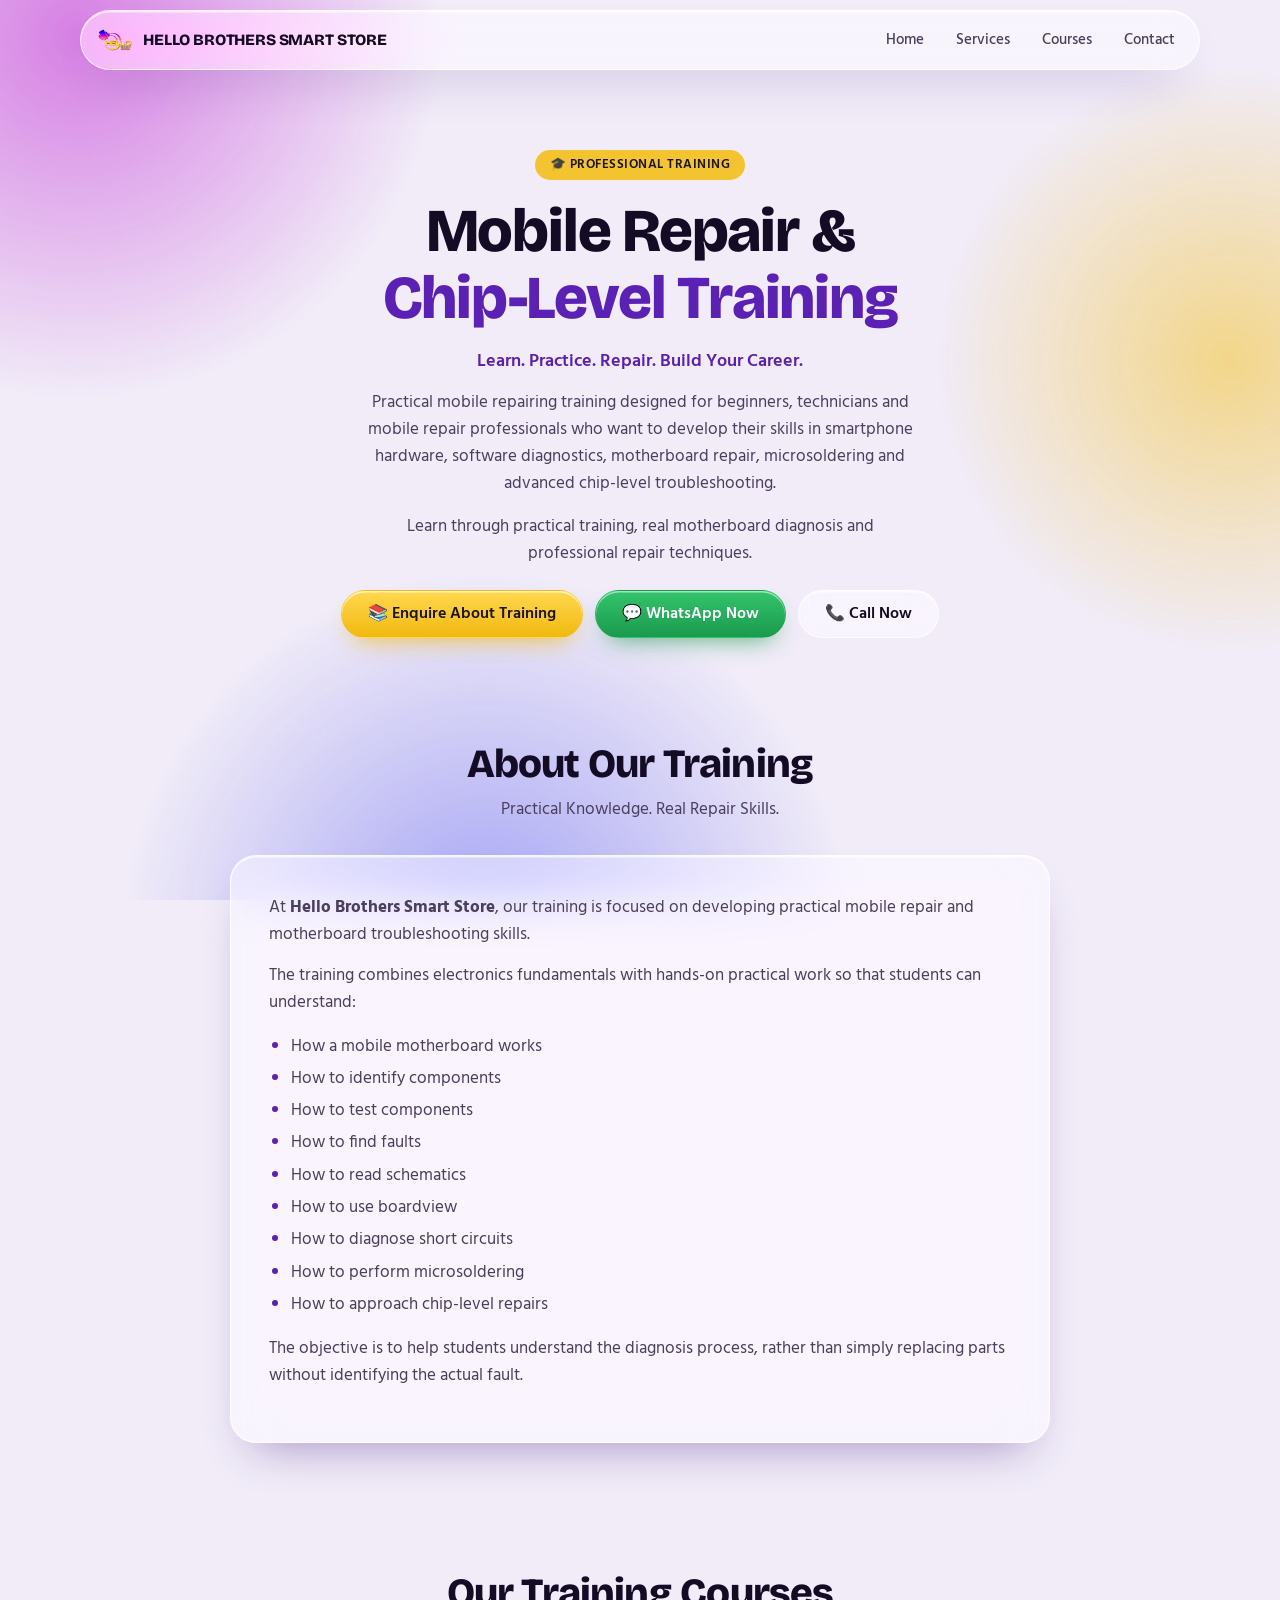
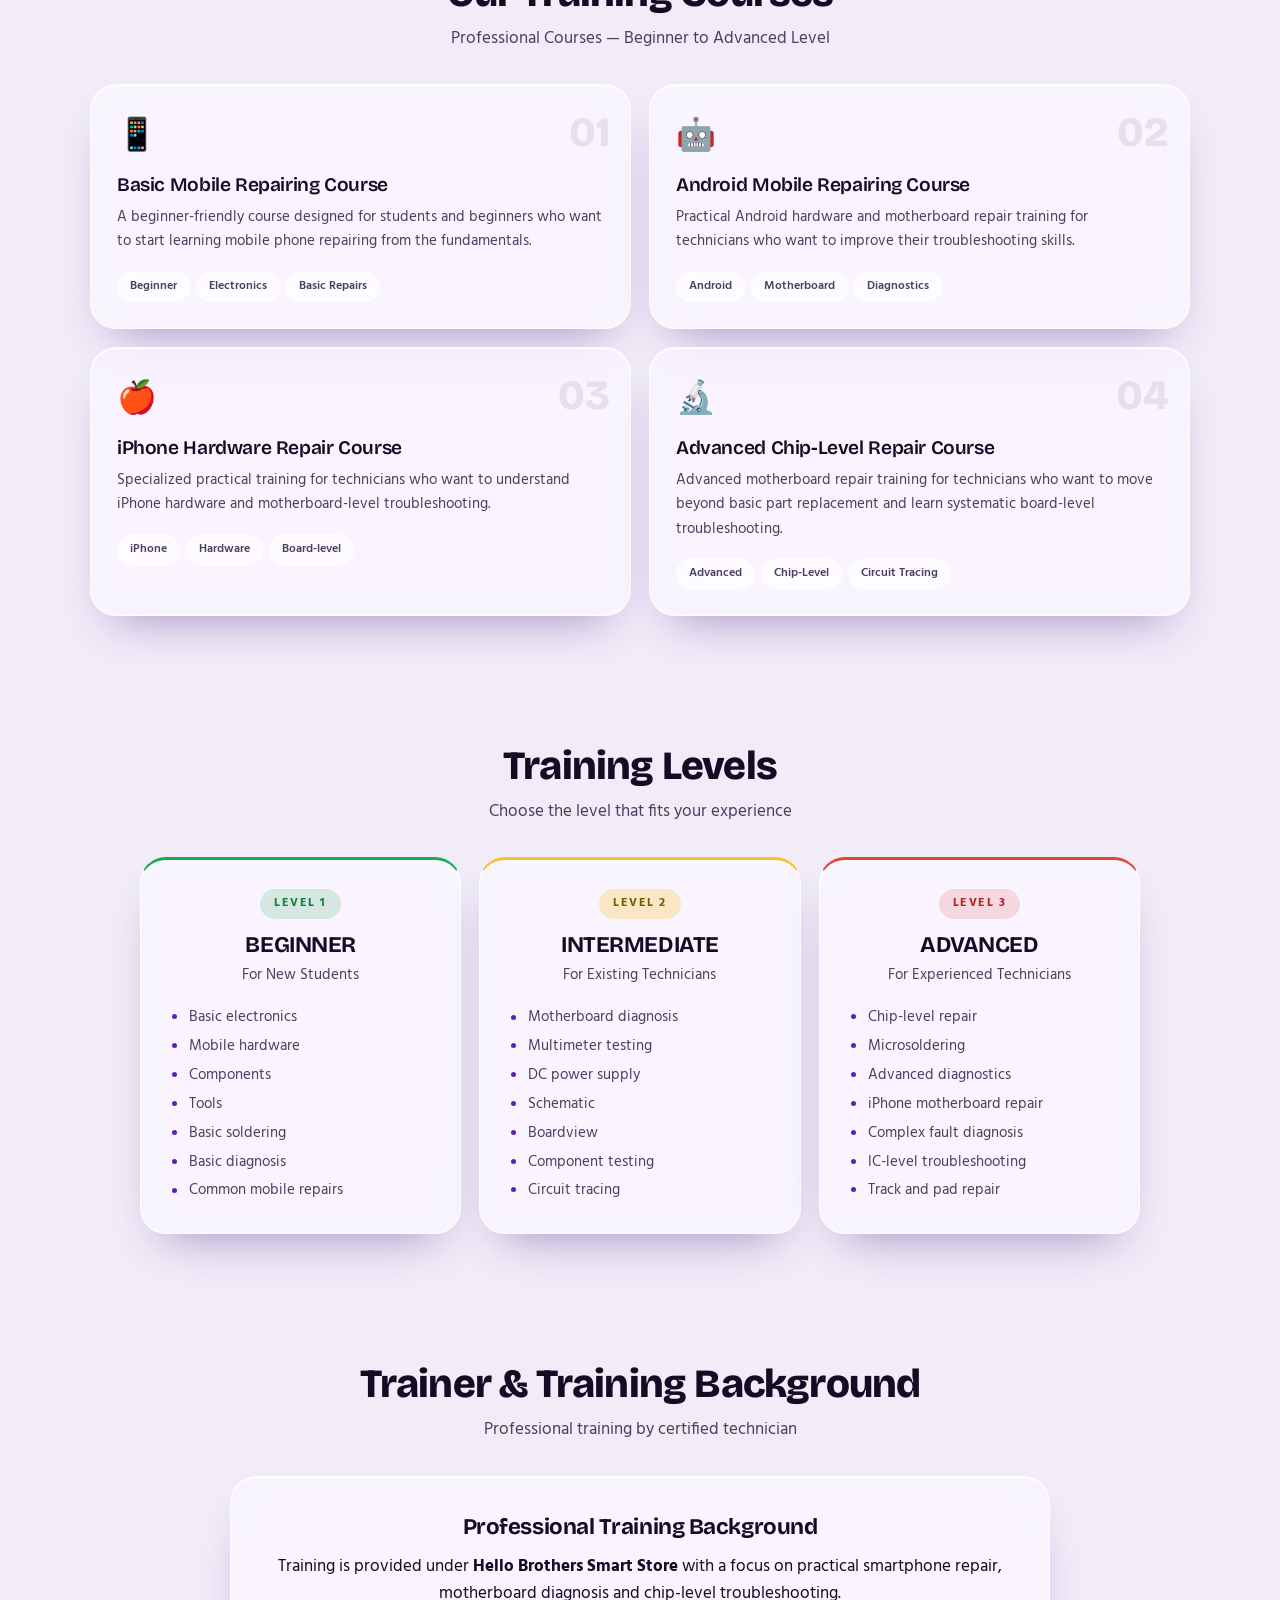
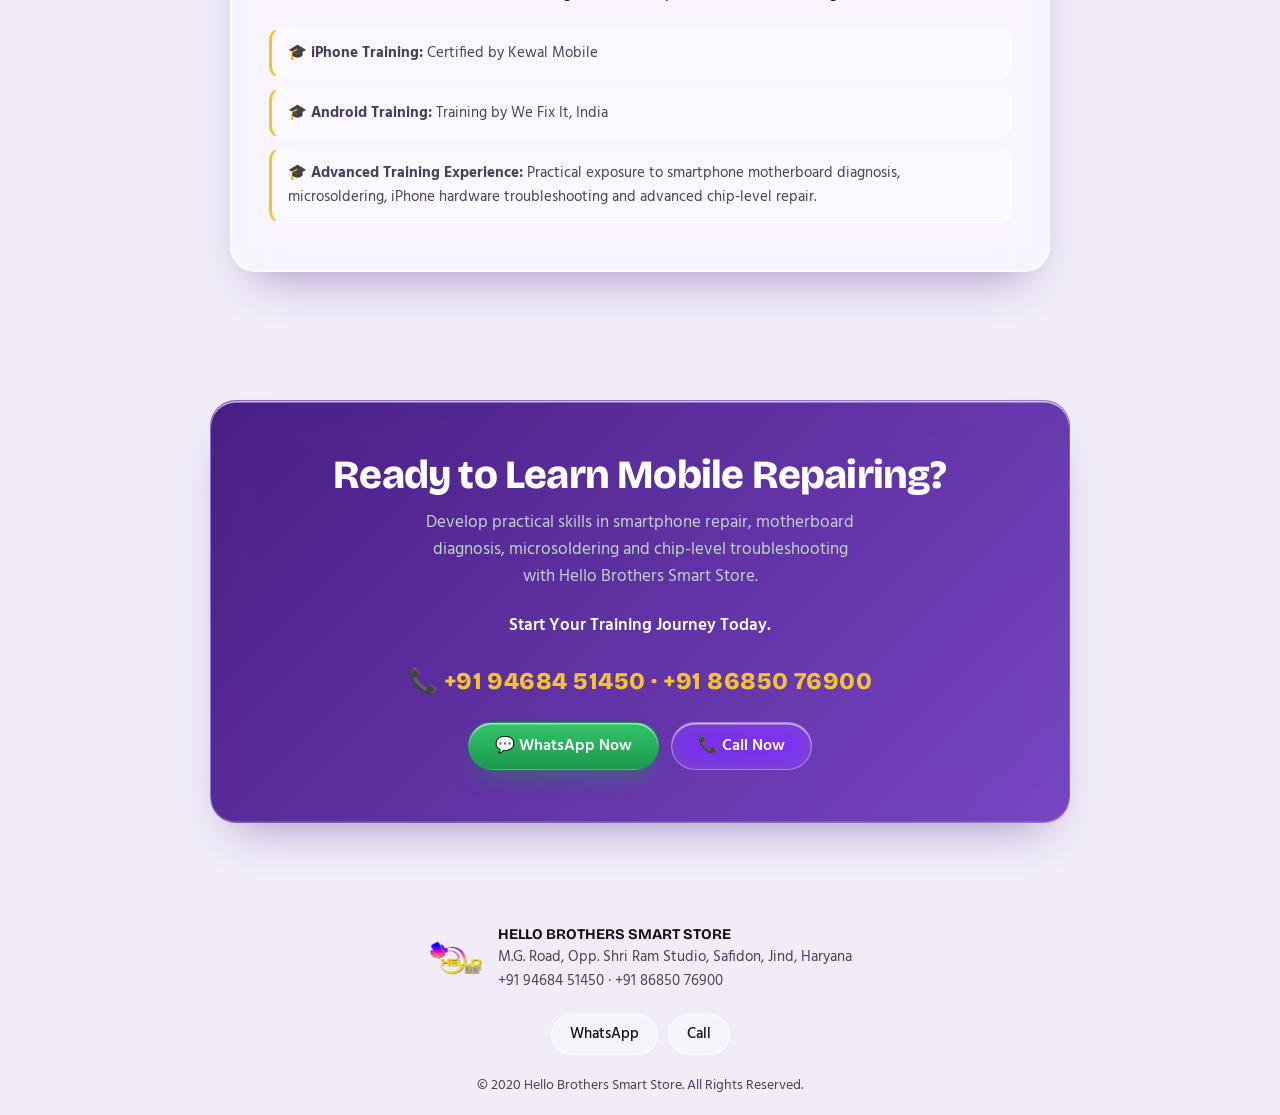
<file: training.html>
<!DOCTYPE html>
<html lang="en">
<head>
<meta charset="UTF-8">
<meta name="viewport" content="width=device-width, initial-scale=1.0">

<!-- Primary SEO Meta Tags -->
<title>Chip-Level Mobile Repair Training | Hello Brothers Smart Store</title>
<meta name="description" content="Learn practical chip-level mobile repair at Hello Brothers Smart Store. Explore advanced diagnostics, motherboard troubleshooting and hands-on repair training in Safidon.">
<link rel="canonical" href="https://shreesawriyasolutions.github.io/hellobrothers-smartstore/training.html">

<!-- Favicon & Icons -->
<link rel="icon" type="image/png" href="logo.png">
<link rel="apple-touch-icon" href="logo.png">

<!-- Open Graph / WhatsApp / Facebook Sharing -->
<meta property="og:type" content="website">
<meta property="og:site_name" content="Hello Brothers Smart Store">
<meta property="og:title" content="Chip-Level Mobile Repair Training | Hello Brothers Smart Store">
<meta property="og:description" content="Practical chip-level mobile repairing, schematic reading, BGA reballing & microsoldering training in Safidon, Haryana.">
<meta property="og:url" content="https://shreesawriyasolutions.github.io/hellobrothers-smartstore/training.html">
<meta property="og:image" content="https://shreesawriyasolutions.github.io/hellobrothers-smartstore/logo.png">

<!-- Twitter Card -->
<meta name="twitter:card" content="summary_large_image">
<meta name="twitter:title" content="Chip-Level Mobile Repair Training | Hello Brothers Smart Store">
<meta name="twitter:description" content="Practical chip-level mobile repairing, schematic reading, BGA reballing & microsoldering training in Safidon, Haryana.">
<meta name="twitter:image" content="https://shreesawriyasolutions.github.io/hellobrothers-smartstore/logo.png">

<!-- Course & EducationalOrganization Schema -->
<script type="application/ld+json">
{
  "@context": "https://schema.org",
  "@type": "Course",
  "name": "Advanced Chip-Level Mobile Repair & Microsoldering Course",
  "description": "Comprehensive practical mobile repair training course covering basic electronics, smartphone hardware, motherboard diagnostics, schematic tracing, and BGA chip-level micro-soldering.",
  "provider": {
    "@type": "LocalBusiness",
    "name": "Hello Brothers Smart Store",
    "url": "https://shreesawriyasolutions.github.io/hellobrothers-smartstore/training.html",
    "image": "https://shreesawriyasolutions.github.io/hellobrothers-smartstore/logo.png",
    "telephone": ["+919468451450", "+918685076900"],
    "address": {
      "@type": "PostalAddress",
      "streetAddress": "M.G. Road, Opp. Shri Ram Studio",
      "addressLocality": "Safidon",
      "addressRegion": "Haryana",
      "addressCountry": "IN"
    }
  }
}
</script>

<link rel="preconnect" href="https://fonts.googleapis.com">
<link rel="preconnect" href="https://fonts.gstatic.com" crossorigin>
<link href="https://fonts.googleapis.com/css2?family=Bricolage+Grotesque:opsz,wght@12..96,600;12..96,800&family=Hind:wght@400;500;600&family=Noto+Sans+Gurmukhi:wght@400;600&display=swap" rel="stylesheet">
<link rel="stylesheet" href="theme.css">
<link rel="stylesheet" href="site.css">
</head>
<body>

<!-- NAVBAR -->
<nav class="navbar">
  <a href="/" class="logo">
    <img src="logo.png" alt="Hello Brothers Smart Store">
    <span>HELLO BROTHERS SMART STORE</span>
  </a>
  <div class="nav-links">
    <a href="/">Home</a>
    <a href="index.html#services">Services</a>
    <a href="#courses">Courses</a>
    <a href="index.html#contact">Contact</a>
  </div>
</nav>

<!-- HERO -->
<div class="hero">
  <span class="tag">🎓 PROFESSIONAL TRAINING</span>
  <h1>Mobile Repair &<br><span>Chip-Level Training</span></h1>
  <p class="sub">Learn. Practice. Repair. Build Your Career.</p>
  <p>Practical mobile repairing training designed for beginners, technicians and mobile repair professionals who want to develop their skills in smartphone hardware, software diagnostics, motherboard repair, microsoldering and advanced chip-level troubleshooting.</p>
  <p>Learn through practical training, real motherboard diagnosis and professional repair techniques.</p>
  <div class="hero-buttons">
    <a href="#cta" class="btn btn-primary">📚 Enquire About Training</a>
    <a href="https://wa.me/919468451450?text=Namaste%20Hello%20Brothers%20Smart%20Store%2C%20mujhe%20training%20courses%20ke%20bare%20mein%20jaankari%20chahiye." target="_blank" class="btn btn-green">💬 WhatsApp Now</a>
    <a href="tel:+919468451450" class="btn btn-outline">📞 Call Now</a>
  </div>
</div>

<!-- ABOUT TRAINING -->
<section>
  <h2 class="section-title">About Our Training</h2>
  <p class="section-sub">Practical Knowledge. Real Repair Skills.</p>
  <div class="about-box">
    <p>At <strong>Hello Brothers Smart Store</strong>, our training is focused on developing practical mobile repair and motherboard troubleshooting skills.</p>
    <p>The training combines electronics fundamentals with hands-on practical work so that students can understand:</p>
    <ul>
      <li>How a mobile motherboard works</li>
      <li>How to identify components</li>
      <li>How to test components</li>
      <li>How to find faults</li>
      <li>How to read schematics</li>
      <li>How to use boardview</li>
      <li>How to diagnose short circuits</li>
      <li>How to perform microsoldering</li>
      <li>How to approach chip-level repairs</li>
    </ul>
    <p>The objective is to help students understand the diagnosis process, rather than simply replacing parts without identifying the actual fault.</p>
  </div>
</section>

<!-- COURSES -->
<section id="courses">
  <h2 class="section-title">Our Training Courses</h2>
  <p class="section-sub">Professional Courses — Beginner to Advanced Level</p>
  <div class="courses-grid">

    <div class="course-card">
      <div class="num">01</div>
      <div class="icon">📱</div>
      <h3>Basic Mobile Repairing Course</h3>
      <p>A beginner-friendly course designed for students and beginners who want to start learning mobile phone repairing from the fundamentals.</p>
      <div><span class="badge">Beginner</span><span class="badge">Electronics</span><span class="badge">Basic Repairs</span></div>
    </div>

    <div class="course-card">
      <div class="num">02</div>
      <div class="icon">🤖</div>
      <h3>Android Mobile Repairing Course</h3>
      <p>Practical Android hardware and motherboard repair training for technicians who want to improve their troubleshooting skills.</p>
      <div><span class="badge">Android</span><span class="badge">Motherboard</span><span class="badge">Diagnostics</span></div>
    </div>

    <div class="course-card">
      <div class="num">03</div>
      <div class="icon">🍎</div>
      <h3>iPhone Hardware Repair Course</h3>
      <p>Specialized practical training for technicians who want to understand iPhone hardware and motherboard-level troubleshooting.</p>
      <div><span class="badge">iPhone</span><span class="badge">Hardware</span><span class="badge">Board-level</span></div>
    </div>

    <div class="course-card">
      <div class="num">04</div>
      <div class="icon">🔬</div>
      <h3>Advanced Chip-Level Repair Course</h3>
      <p>Advanced motherboard repair training for technicians who want to move beyond basic part replacement and learn systematic board-level troubleshooting.</p>
      <div><span class="badge">Advanced</span><span class="badge">Chip-Level</span><span class="badge">Circuit Tracing</span></div>
    </div>

  </div>
</section>

<!-- TRAINING LEVELS -->
<section>
  <h2 class="section-title">Training Levels</h2>
  <p class="section-sub">Choose the level that fits your experience</p>
  <div class="levels-grid">

    <div class="level-card l1">
      <span class="level-num">LEVEL 1</span>
      <h3>BEGINNER</h3>
      <p class="for">For New Students</p>
      <ul>
        <li>Basic electronics</li>
        <li>Mobile hardware</li>
        <li>Components</li>
        <li>Tools</li>
        <li>Basic soldering</li>
        <li>Basic diagnosis</li>
        <li>Common mobile repairs</li>
      </ul>
    </div>

    <div class="level-card l2">
      <span class="level-num">LEVEL 2</span>
      <h3>INTERMEDIATE</h3>
      <p class="for">For Existing Technicians</p>
      <ul>
        <li>Motherboard diagnosis</li>
        <li>Multimeter testing</li>
        <li>DC power supply</li>
        <li>Schematic</li>
        <li>Boardview</li>
        <li>Component testing</li>
        <li>Circuit tracing</li>
      </ul>
    </div>

    <div class="level-card l3">
      <span class="level-num">LEVEL 3</span>
      <h3>ADVANCED</h3>
      <p class="for">For Experienced Technicians</p>
      <ul>
        <li>Chip-level repair</li>
        <li>Microsoldering</li>
        <li>Advanced diagnostics</li>
        <li>iPhone motherboard repair</li>
        <li>Complex fault diagnosis</li>
        <li>IC-level troubleshooting</li>
        <li>Track and pad repair</li>
      </ul>
    </div>

  </div>
</section>

<!-- TRAINER -->
<section>
  <h2 class="section-title">Trainer & Training Background</h2>
  <p class="section-sub">Professional training by certified technician</p>
  <div class="trainer-box">
    <h3>Professional Training Background</h3>
    <p style="margin-bottom:20px;">Training is provided under <strong>Hello Brothers Smart Store</strong> with a focus on practical smartphone repair, motherboard diagnosis and chip-level troubleshooting.</p>
    <div class="cert">🎓 <strong>iPhone Training:</strong> Certified by Kewal Mobile</div>
    <div class="cert">🎓 <strong>Android Training:</strong> Training by We Fix It, India</div>
    <div class="cert">🎓 <strong>Advanced Training Experience:</strong> Practical exposure to smartphone motherboard diagnosis, microsoldering, iPhone hardware troubleshooting and advanced chip-level repair.</div>
  </div>
</section>

<!-- CTA -->
<section id="cta">
  <div class="cta-section">
    <h2>Ready to Learn Mobile Repairing?</h2>
    <p>Develop practical skills in smartphone repair, motherboard diagnosis, microsoldering and chip-level troubleshooting with Hello Brothers Smart Store.</p>
    <p style="color:#fff; font-weight:600;">Start Your Training Journey Today.</p>
    <div class="phone">📞 +91 94684 51450 · +91 86850 76900</div>
    <div class="hero-buttons">
      <a href="https://wa.me/919468451450?text=Namaste%20Hello%20Brothers%20Smart%20Store%2C%20mujhe%20training%20courses%20ke%20bare%20mein%20jaankari%20chahiye." target="_blank" class="btn btn-green">💬 WhatsApp Now</a>
      <a href="tel:+919468451450" class="btn btn-outline">📞 Call Now</a>
    </div>
  </div>
</section>

<!-- FOOTER -->
<footer>
  <div class="wrap foot">
    <div class="fb"><img src="logo.png" alt="Hello Brothers Smart Store" width="56" height="56"><div><b>HELLO BROTHERS SMART STORE</b><span>M.G. Road, Opp. Shri Ram Studio, Safidon, Jind, Haryana</span><span>+91 94684 51450 &middot; +91 86850 76900</span></div></div>
    <div class="social">
      <a href="https://wa.me/919468451450" target="_blank" rel="noopener">WhatsApp</a>
      <a href="tel:+919468451450">Call</a>
    </div>
    <span class="copy">© 2020 Hello Brothers Smart Store. All Rights Reserved.</span>
  </div>
</footer>

<!-- Start of Tawk.to Script -->
<script type="text/javascript">
var Tawk_API=Tawk_API||{}, Tawk_LoadStart=new Date();
(function(){
var s1=document.createElement("script"),s0=document.getElementsByTagName("script")[0];
s1.async=true;
s1.src='https://embed.tawk.to/6ab961b6329071344198f064/1k3i2bcfh';
s1.charset='UTF-8';
s1.setAttribute('crossorigin','*');
s0.parentNode.insertBefore(s1,s0);
})();
</script>
<!-- End of Tawk.to Script -->
<script src="diwali.js" defer></script>
<script src="config.js"></script>
<script src="visits.js" defer></script>
</body>
</html>
</file>
<file: theme.css>
/* ==========================================================
   Hello Brothers Smart Store — theme tokens + page background
   Same "liquid glass" look as the home page (index.html).
   Loaded by every inner page (public and admin).
   ========================================================== */

:root{
  --paper:#F1ECF8; --ink:#140B24; --ink-2:#4B3F5E; --green:#5B21B6; --green-deep:#3B0F7A; --signal:#F4C430; --wa:#1FA855;
  --glass:rgba(255,255,255,.46); --glass-strong:rgba(255,255,255,.66); --edge:rgba(255,255,255,.75); --line:rgba(11,22,18,.12);
  --shadow:0 24px 48px -24px rgba(59,15,122,.45);
  --r-lg:26px; --r-md:18px;
  --head:'Bricolage Grotesque','Hind',system-ui,sans-serif;
  --body:'Hind','Noto Sans Gurmukhi',system-ui,sans-serif;
  --blob-a:#C026D3; --blob-b:#F4C430; --blob-c:#6366F1; --blob-o:.55;
  --field:rgba(255,255,255,.6);
}
@media (prefers-color-scheme:dark){
  :root{--paper:#0E0816; --ink:#F3EEF8; --ink-2:#B9AECB; --green:#B794F6; --green-deep:#1A0B33;
    --glass:rgba(34,24,48,.5); --glass-strong:rgba(42,30,60,.72); --edge:rgba(255,255,255,.18); --line:rgba(255,255,255,.12);
    --shadow:0 24px 48px -24px rgba(0,0,0,.7); --blob-a:#7E1D8F; --blob-b:#8A6D0C; --blob-c:#3730A3; --blob-o:.5;
    --field:rgba(255,255,255,.07)}
}

*{box-sizing:border-box;margin:0;padding:0}
html{scroll-behavior:smooth;scroll-padding-top:84px;-webkit-text-size-adjust:100%}
body{font-family:var(--body);background:var(--paper);color:var(--ink);font-size:17px;line-height:1.6;-webkit-font-smoothing:antialiased;min-height:100vh}
img{max-width:100%;display:block}
a{color:inherit;text-decoration:none}
:focus-visible{outline:3px solid var(--signal);outline-offset:3px;border-radius:8px}
h1,h2,h3,h4{font-family:var(--head);line-height:1.1;letter-spacing:-.02em}
.hidden{display:none!important}

/* living background (no extra markup needed) */
body::before{content:"";position:fixed;inset:0;z-index:-1;pointer-events:none;
  background:
    radial-gradient(520px 520px at 6% 4%,var(--blob-a),transparent 70%),
    radial-gradient(420px 420px at 96% 40%,var(--blob-b),transparent 70%),
    radial-gradient(520px 520px at 38% 104%,var(--blob-c),transparent 70%);
  opacity:var(--blob-o)}
</file>
<file: site.css>
/* ==========================================================
   Hello Brothers Smart Store — shared components for public pages
   (needs theme.css loaded first)
   ========================================================== */

/* liquid glass surface */
.glass,.card,.acc-item,.cta-section,.about-box,.course-card,.level-card,.trainer-box{
  position:relative;background:var(--glass);backdrop-filter:blur(22px) saturate(190%);-webkit-backdrop-filter:blur(22px) saturate(190%);
  border:1px solid var(--edge);box-shadow:inset 0 1.5px 0 rgba(255,255,255,.7),inset 0 -1px 0 rgba(255,255,255,.12),var(--shadow)}

/* ---------- header (pill bar) ---------- */
.navbar{position:sticky;top:10px;z-index:100;margin:10px auto 0;width:min(1120px,100% - 24px);border-radius:99px;
  display:flex;align-items:center;gap:12px;padding:8px 10px 8px 16px;min-height:60px;
  background:var(--glass);backdrop-filter:blur(22px) saturate(190%);-webkit-backdrop-filter:blur(22px) saturate(190%);
  border:1px solid var(--edge);box-shadow:inset 0 1.5px 0 rgba(255,255,255,.7),var(--shadow)}
.logo,.brand{display:flex;align-items:center;gap:10px;font-family:var(--head);font-weight:800;font-size:.98rem;letter-spacing:-.01em;color:var(--ink);min-width:0}
.logo img,.brand img{width:36px;height:36px;border-radius:50%;object-fit:cover;flex:none}
.logo span,.brand span{white-space:nowrap;overflow:hidden;text-overflow:ellipsis}
.back-btn,.back{display:flex;align-items:center;gap:6px;color:var(--ink-2);font-weight:500;font-size:.95rem;padding:8px 14px;border-radius:99px;white-space:nowrap}
.back-btn:hover,.back:hover{color:var(--ink);background:rgba(255,255,255,.4)}
.navbar .logo+.back-btn,.navbar .brand+.nav-right{margin-left:auto}
.nav-links{display:none;gap:4px;margin-left:auto}
.nav-links a{padding:8px 14px;border-radius:99px;color:var(--ink-2);font-weight:500;font-size:.95rem}
.nav-links a:hover{color:var(--ink);background:rgba(255,255,255,.4)}
.nav-right{display:flex;align-items:center;gap:8px;margin-left:auto}
.lang-switcher,.lang{display:flex;gap:2px;border-radius:99px;padding:3px;background:rgba(255,255,255,.35);border:1px solid var(--edge)}
.lang-btn,.lb{border:0;background:none;font:inherit;font-size:.85rem;font-weight:600;padding:4px 11px;min-height:0;min-width:0;border-radius:99px;cursor:pointer;color:var(--ink-2);transition:background .2s}
.lang-btn.active,.lb.active{background:var(--green);color:#fff;box-shadow:inset 0 1px 0 rgba(255,255,255,.35)}
.admin-btn{border:1px solid var(--edge);background:var(--glass-strong);color:var(--ink);font:600 .85rem var(--body);padding:7px 14px;border-radius:99px;cursor:pointer}
.admin-btn.active{background:var(--green);color:#fff;border-color:var(--green)}
@media (min-width:768px){.nav-links{display:flex}}
@media (max-width:560px){
  .logo span,.brand span{white-space:normal;font-size:.74rem;line-height:1.15;overflow:visible;max-width:none}
  .back-btn,.back{padding:8px 6px;font-size:.9rem}
  .lang-btn,.lb{padding:4px 9px}
  .navbar{gap:8px;padding-left:12px}
}

/* ---------- hero ---------- */
.hero{position:relative;padding:clamp(40px,7vw,80px) 20px clamp(24px,4vw,40px);text-align:center}
.hero .tag,.tag{display:inline-block;background:var(--signal);color:#1b1500;font-weight:600;font-size:.8rem;letter-spacing:.04em;padding:5px 15px;border-radius:99px;margin-bottom:18px}
.hero h1{font-size:clamp(2.1rem,6.2vw,3.8rem);font-weight:800;margin-bottom:16px}
.hero h1 span{color:var(--green)}
.hero .sub{color:var(--green);font-weight:600;font-size:1.1rem;margin-bottom:14px}
.hero p{color:var(--ink-2);font-size:1.05rem;max-width:62ch;margin:0 auto 16px}
.hero-buttons{display:flex;gap:12px;justify-content:center;flex-wrap:wrap;margin-top:22px}

/* ---------- sections ---------- */
section{padding:clamp(32px,6vw,64px) 20px}
.section-title{font-size:clamp(1.7rem,4.2vw,2.5rem);font-weight:800;text-align:center;margin-bottom:10px}
.section-sub{text-align:center;color:var(--ink-2);margin:0 auto 32px;max-width:60ch}
.wrap{width:min(1120px,100% - 40px);margin-inline:auto;position:relative}

/* ---------- buttons ---------- */
.btn,.book-btn,.action-btn{position:relative;overflow:hidden;display:inline-flex;align-items:center;justify-content:center;gap:8px;min-height:48px;padding:0 26px;border-radius:99px;font:600 1rem var(--body);border:1px solid transparent;cursor:pointer;white-space:nowrap;transition:transform .25s cubic-bezier(.3,1.6,.5,1)}
.btn:active,.book-btn:active{transform:scale(.96)}
.btn-green,.book-btn,.btn-wa{background:linear-gradient(180deg,#34C46C,#1A9A4D);color:#fff;box-shadow:inset 0 1.5px 0 rgba(255,255,255,.55),0 12px 24px -12px rgba(26,154,77,.8)}
.book-btn{min-height:44px;padding:0 22px;font-size:.95rem}
.btn-outline,.btn-call{background:var(--glass);border-color:var(--edge);color:var(--ink);backdrop-filter:blur(14px) saturate(180%);-webkit-backdrop-filter:blur(14px) saturate(180%);box-shadow:inset 0 1.5px 0 rgba(255,255,255,.6)}
.btn-outline:hover{background:var(--glass-strong)}
.btn-primary{background:linear-gradient(180deg,#FFD84F,#F0B90F);color:#1b1500;box-shadow:inset 0 1.5px 0 rgba(255,255,255,.7),0 12px 24px -12px rgba(240,185,15,.9)}
.btn-green[style*="width"],.card .btn-green{width:100%}

/* ---------- accordion (repair pages) ---------- */
.accordion-container{max-width:800px;margin:0 auto;display:grid;gap:14px}
.acc-item{border-radius:var(--r-md);overflow:hidden}
.acc-header{padding:18px 20px;cursor:pointer;display:flex;align-items:center;gap:14px;user-select:none}
.acc-header:hover{background:rgba(255,255,255,.3)}
.acc-header h3{font-size:1.1rem;font-weight:600;flex:1;letter-spacing:-.01em}
.acc-num{display:inline-flex;align-items:center;justify-content:center;min-width:34px;height:34px;border-radius:50%;background:var(--green);color:#fff;font-family:var(--head);font-size:.85rem;font-weight:700;flex:none}
.acc-arrow{color:var(--ink-2);font-size:.9rem;transition:transform .3s;flex:none}
.acc-item.open .acc-arrow{transform:rotate(180deg)}
.acc-body{max-height:0;overflow:hidden;transition:max-height .5s ease}
.acc-item.open .acc-body{max-height:2000px}
.acc-body-inner{padding:18px 20px 22px;border-top:1px solid var(--line)}
.acc-body-inner ul{list-style:none;margin:0 0 18px}
.acc-body-inner ul li{color:var(--ink-2);padding:6px 0 6px 24px;position:relative;font-size:.98rem}
.acc-body-inner ul li::before{content:"";position:absolute;left:0;top:1.05em;width:10px;height:2px;background:var(--green)}

/* ---------- cards / forms (booking) ---------- */
.card{border-radius:var(--r-lg);padding:clamp(22px,4vw,34px);max-width:560px;margin:0 auto}
.card h3{font-size:1.3rem;margin-bottom:18px}
.check-item{display:flex;align-items:center;gap:12px;color:var(--ink-2);padding:9px 0;border-bottom:1px solid var(--line)}
.check-item:last-child{border-bottom:0}
.check-icon{display:inline-flex;align-items:center;justify-content:center;width:26px;height:26px;border-radius:50%;background:var(--green);color:#fff;font-size:.8rem;font-weight:700;flex:none}
.form-group{display:grid;gap:14px}
input,select,textarea{font:inherit;color:var(--ink)}
.form-group input,.form-group select,.row input{width:100%;min-height:50px;padding:0 20px;border-radius:99px;border:1px solid var(--edge);background:var(--field);box-shadow:inset 0 2px 4px rgba(59,15,122,.12);outline:none;font-size:1rem}
.form-group input:focus,.form-group select:focus,.row input:focus{border-color:var(--green)}
.form-group option{color:#0B1612}
input::placeholder,textarea::placeholder{color:var(--ink-2);opacity:.75}
input[type="date"]{color-scheme:light dark}

/* ---------- call-to-action panel (dark green, like home page) ---------- */
.cta-section{border-radius:var(--r-lg);padding:clamp(30px,5vw,52px) clamp(20px,4vw,40px);max-width:860px;margin:0 auto;text-align:center;color:#EEF4F1;
  background:linear-gradient(135deg,rgba(59,15,122,.93),rgba(91,33,182,.82));border:1px solid rgba(255,255,255,.28)}
.cta-section h2{font-size:clamp(1.7rem,4.4vw,2.5rem);font-weight:800;margin-bottom:12px;color:#fff}
.cta-section p{color:#BFD3CB;margin:0 auto 22px;max-width:50ch}
.cta-section .phone{font-family:var(--head);font-size:1.5rem;font-weight:800;color:var(--signal);margin:16px 0;letter-spacing:.02em}
.cta-section .btn-outline{background:rgba(255,255,255,.12);border-color:rgba(255,255,255,.35);color:#fff}
.cta-buttons{display:flex;gap:12px;justify-content:center;flex-wrap:wrap}

/* ---------- training page blocks ---------- */
.about-box,.trainer-box{max-width:820px;margin:0 auto;border-radius:var(--r-lg);padding:clamp(22px,4vw,38px)}
.about-box h3,.trainer-box h3{font-size:1.4rem;margin-bottom:14px}
.about-box p{color:var(--ink-2);margin-bottom:14px}
.about-box ul{color:var(--ink-2);padding-left:22px;margin-bottom:14px;line-height:1.9}
.about-box ul li::marker{color:var(--green)}
.trainer-box{text-align:center}
.trainer-box .cert{background:rgba(255,255,255,.34);border:1px solid var(--edge);border-left:3px solid var(--signal);padding:12px 16px;border-radius:12px;color:var(--ink-2);font-size:.95rem;text-align:left;margin-bottom:10px}
@media (prefers-color-scheme:dark){.trainer-box .cert{background:rgba(255,255,255,.06)}}
.courses-grid{display:grid;grid-template-columns:1fr;gap:18px;max-width:1100px;margin:0 auto}
.course-card{border-radius:var(--r-lg);padding:26px;overflow:hidden;transition:transform .3s}
.course-card:hover{transform:translateY(-4px)}
.course-card .num{position:absolute;top:14px;right:20px;font-family:var(--head);font-size:2.6rem;font-weight:800;color:var(--ink);opacity:.08}
.course-card .icon{font-size:2rem;margin-bottom:12px}
.course-card h3{font-size:1.2rem;font-weight:600;margin-bottom:10px}
.course-card p{color:var(--ink-2);font-size:.95rem;margin-bottom:14px}
.course-card .badge{display:inline-block;padding:4px 12px;border-radius:99px;font-size:.78rem;font-weight:600;background:var(--glass-strong);border:1px solid var(--edge);color:var(--ink-2);margin:4px 6px 0 0}
.levels-grid{display:grid;grid-template-columns:1fr;gap:18px;max-width:1000px;margin:0 auto}
.level-card{border-radius:var(--r-lg);padding:28px;text-align:center}
.level-card.l1{border-top:3px solid #1FA855}
.level-card.l2{border-top:3px solid var(--signal)}
.level-card.l3{border-top:3px solid #E0483E}
.level-card .level-num{display:inline-block;font-size:.78rem;font-weight:700;letter-spacing:.12em;padding:5px 14px;border-radius:99px;margin-bottom:14px}
.level-card.l1 .level-num{background:rgba(31,168,85,.16);color:#13803c}
.level-card.l2 .level-num{background:rgba(244,196,48,.28);color:#7a5c00}
.level-card.l3 .level-num{background:rgba(224,72,62,.16);color:#b3261e}
@media (prefers-color-scheme:dark){
  .level-card.l1 .level-num{color:#6ee09a}.level-card.l2 .level-num{color:#F4C430}.level-card.l3 .level-num{color:#ff9d96}}
.level-card h3{font-size:1.4rem;margin-bottom:6px}
.level-card .for{color:var(--ink-2);font-size:.92rem;margin-bottom:16px}
.level-card ul{text-align:left;color:var(--ink-2);font-size:.95rem;line-height:1.9;padding-left:20px}
.level-card ul li::marker{color:var(--green)}
@media (min-width:768px){
  .courses-grid{grid-template-columns:repeat(2,1fr)}
  .levels-grid{grid-template-columns:repeat(3,1fr)}
}

/* ---------- footer (same as home page) ---------- */
footer{padding:36px 20px 18px;color:var(--ink-2);font-size:.92rem}
footer .wrap.foot,.foot{display:grid;gap:20px;justify-items:center;text-align:center}
.foot .fb{display:flex;gap:14px;align-items:center;justify-content:center;text-align:left}
.foot .fb img{width:56px;height:56px;border-radius:50%;object-fit:cover}
.foot .fb b{display:block;color:var(--ink);font-family:var(--head)}
.foot .fb span{display:block}
.foot a{color:inherit;text-decoration:underline;text-underline-offset:3px}
.social{display:flex;gap:10px;flex-wrap:wrap;justify-content:center}
.foot .social a,.social a{text-decoration:none;padding:8px 18px;border-radius:99px;border:1px solid var(--edge);background:var(--glass);color:var(--ink);font-weight:500}
.social a:hover{background:var(--glass-strong)}
.copy{font-size:.85rem}

@media (prefers-reduced-motion:reduce){*{animation:none!important;scroll-behavior:auto!important;transition:none!important}}
</file>
